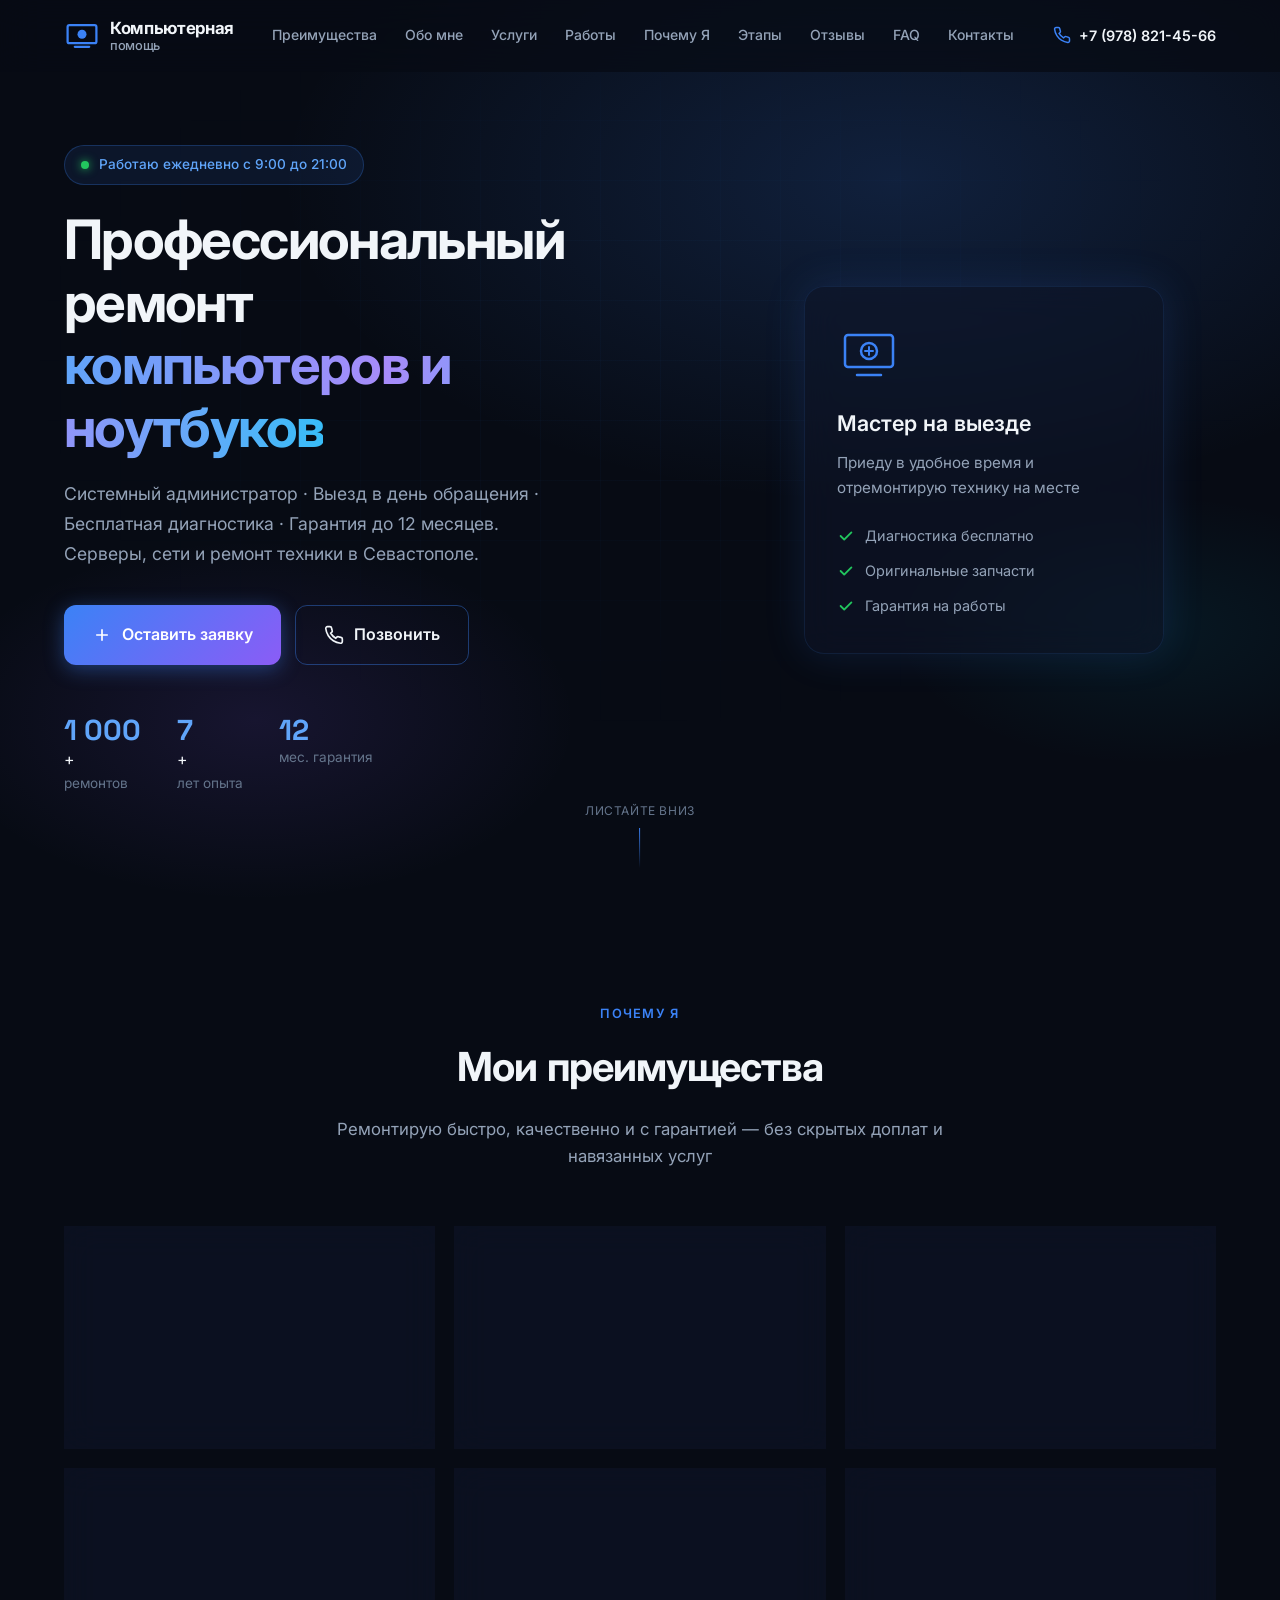
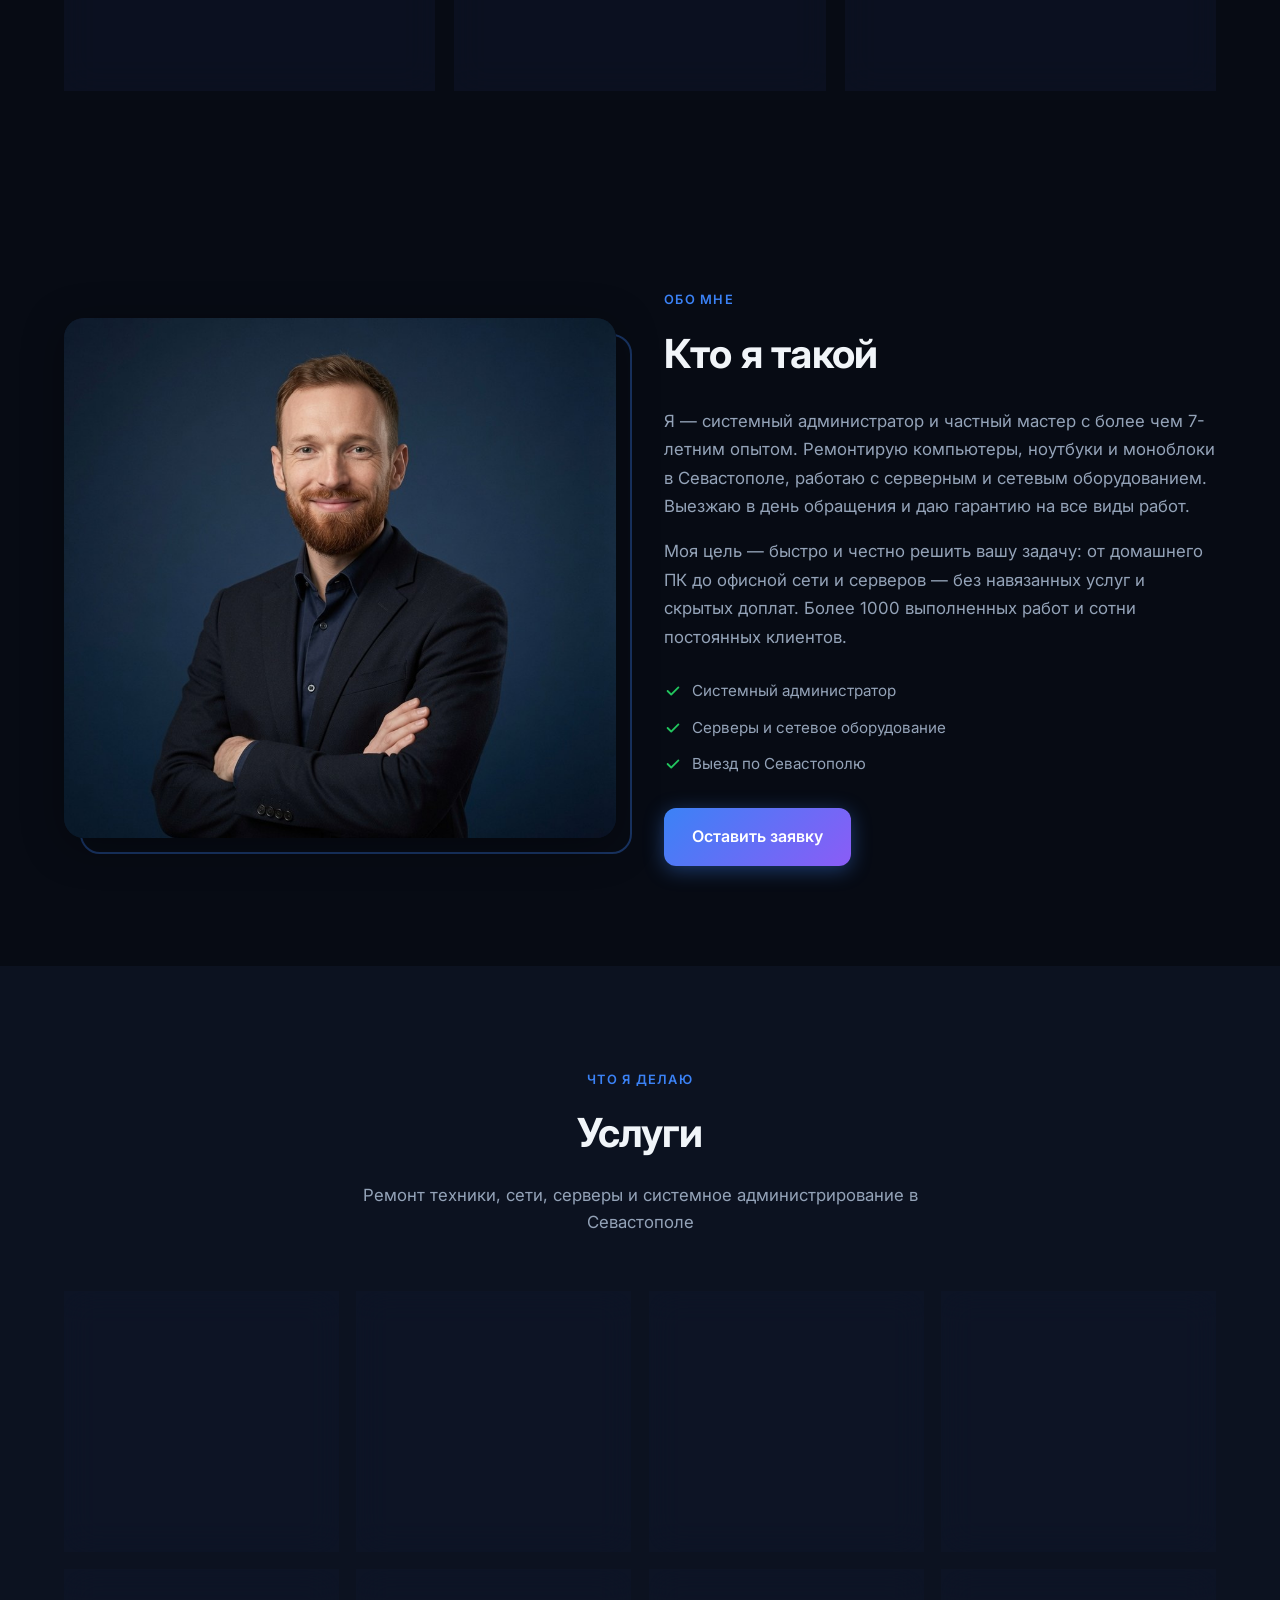
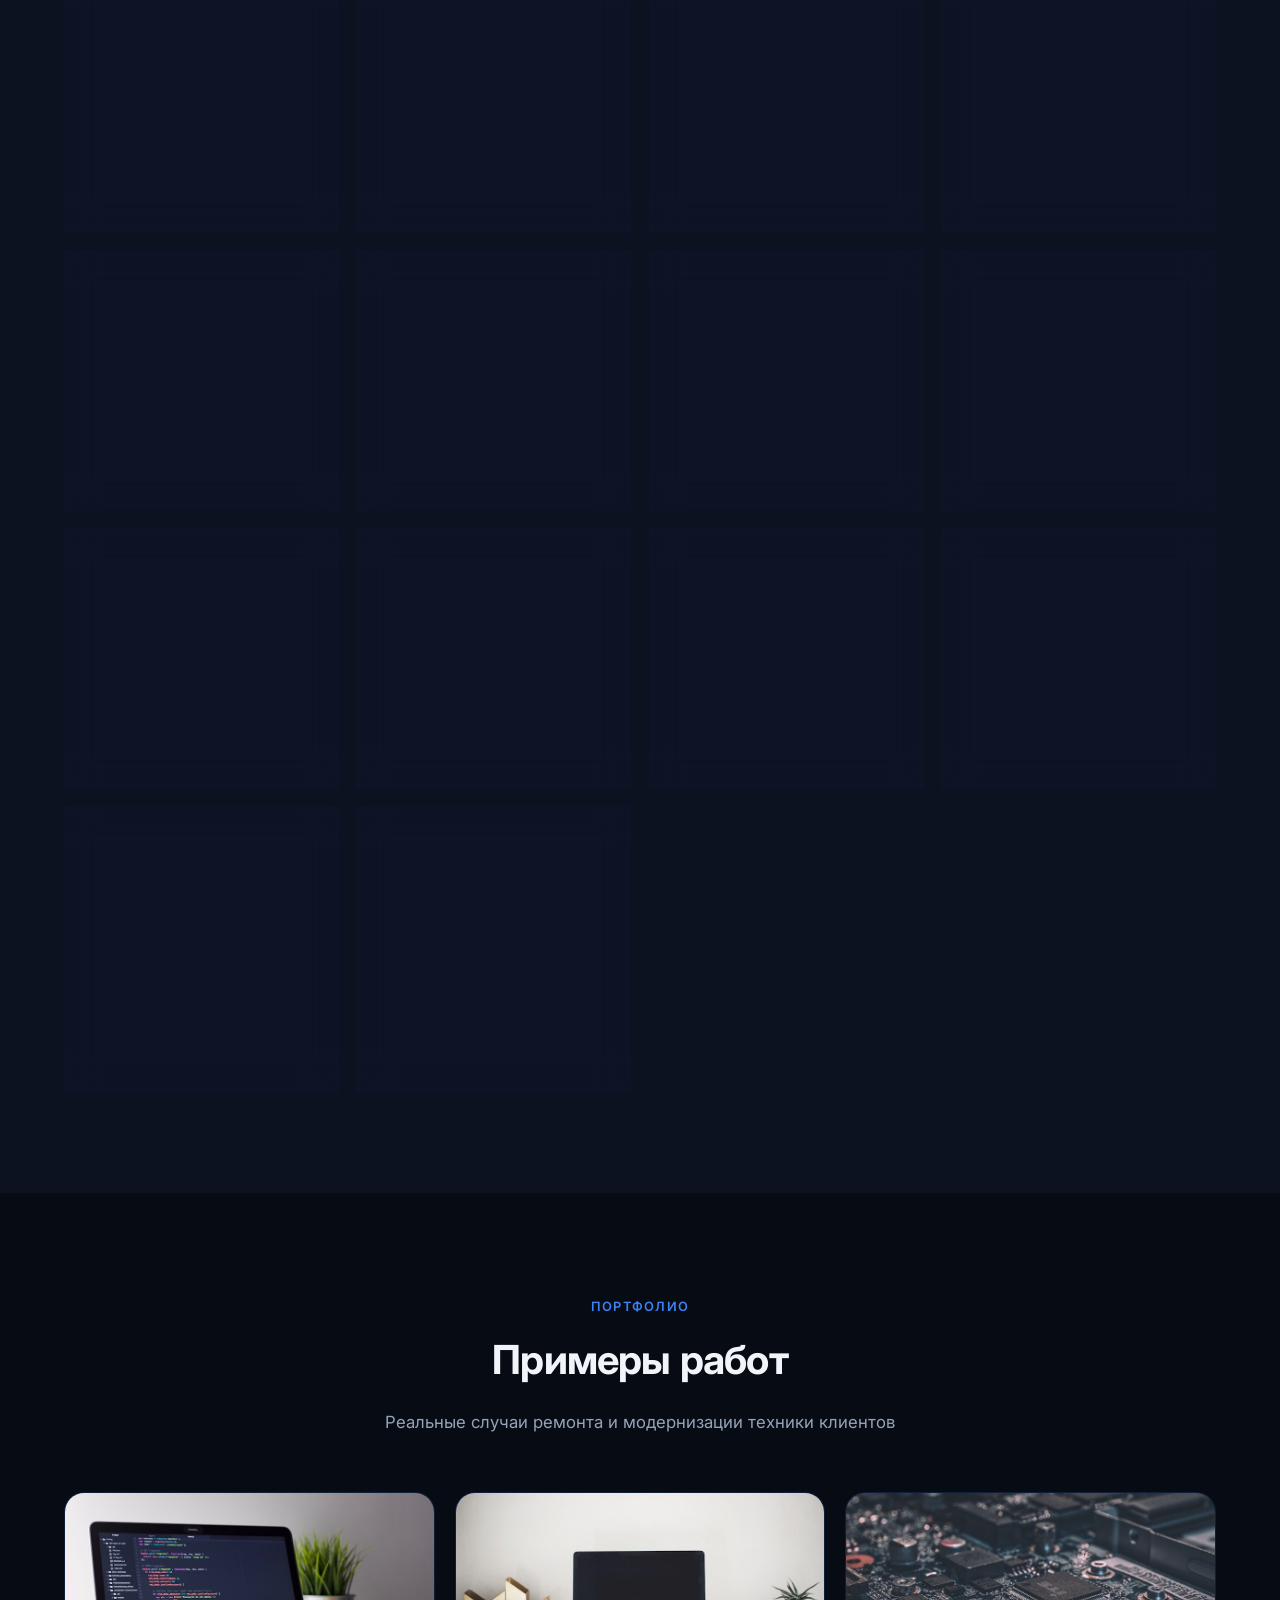
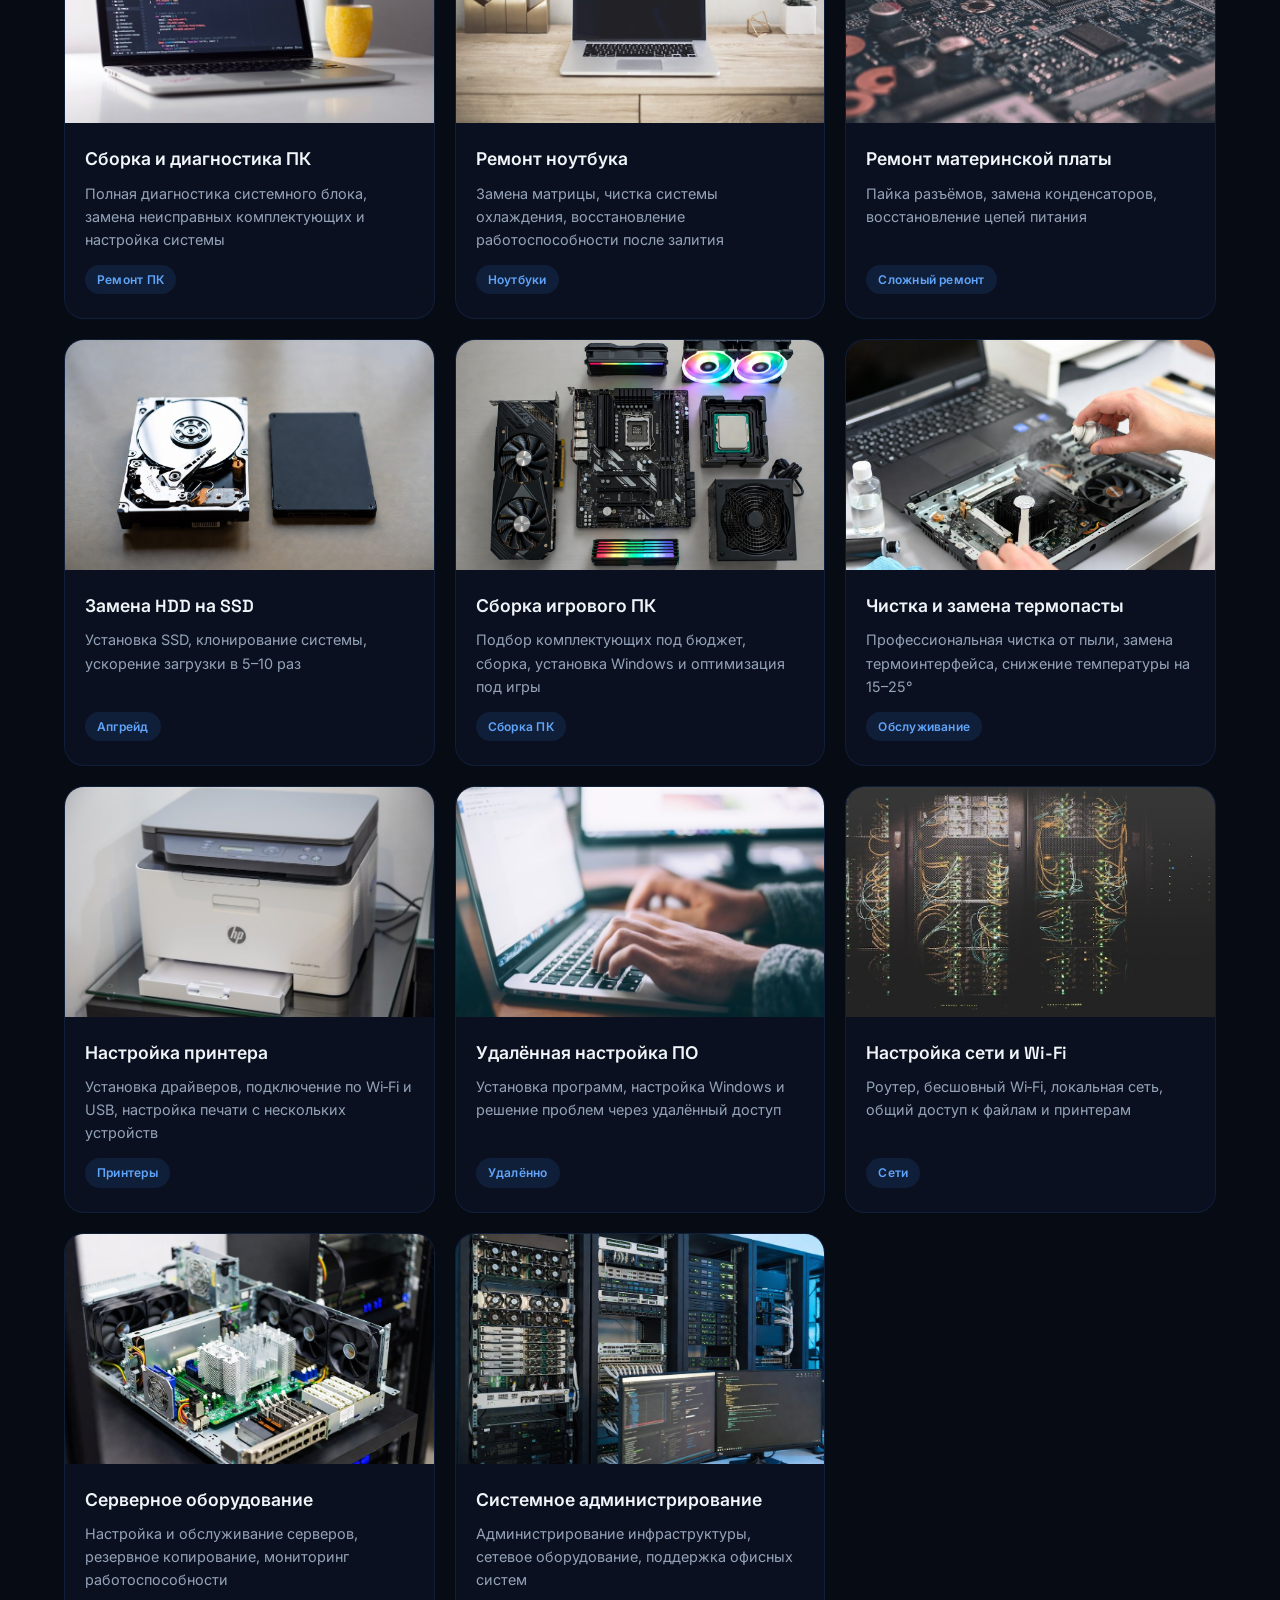
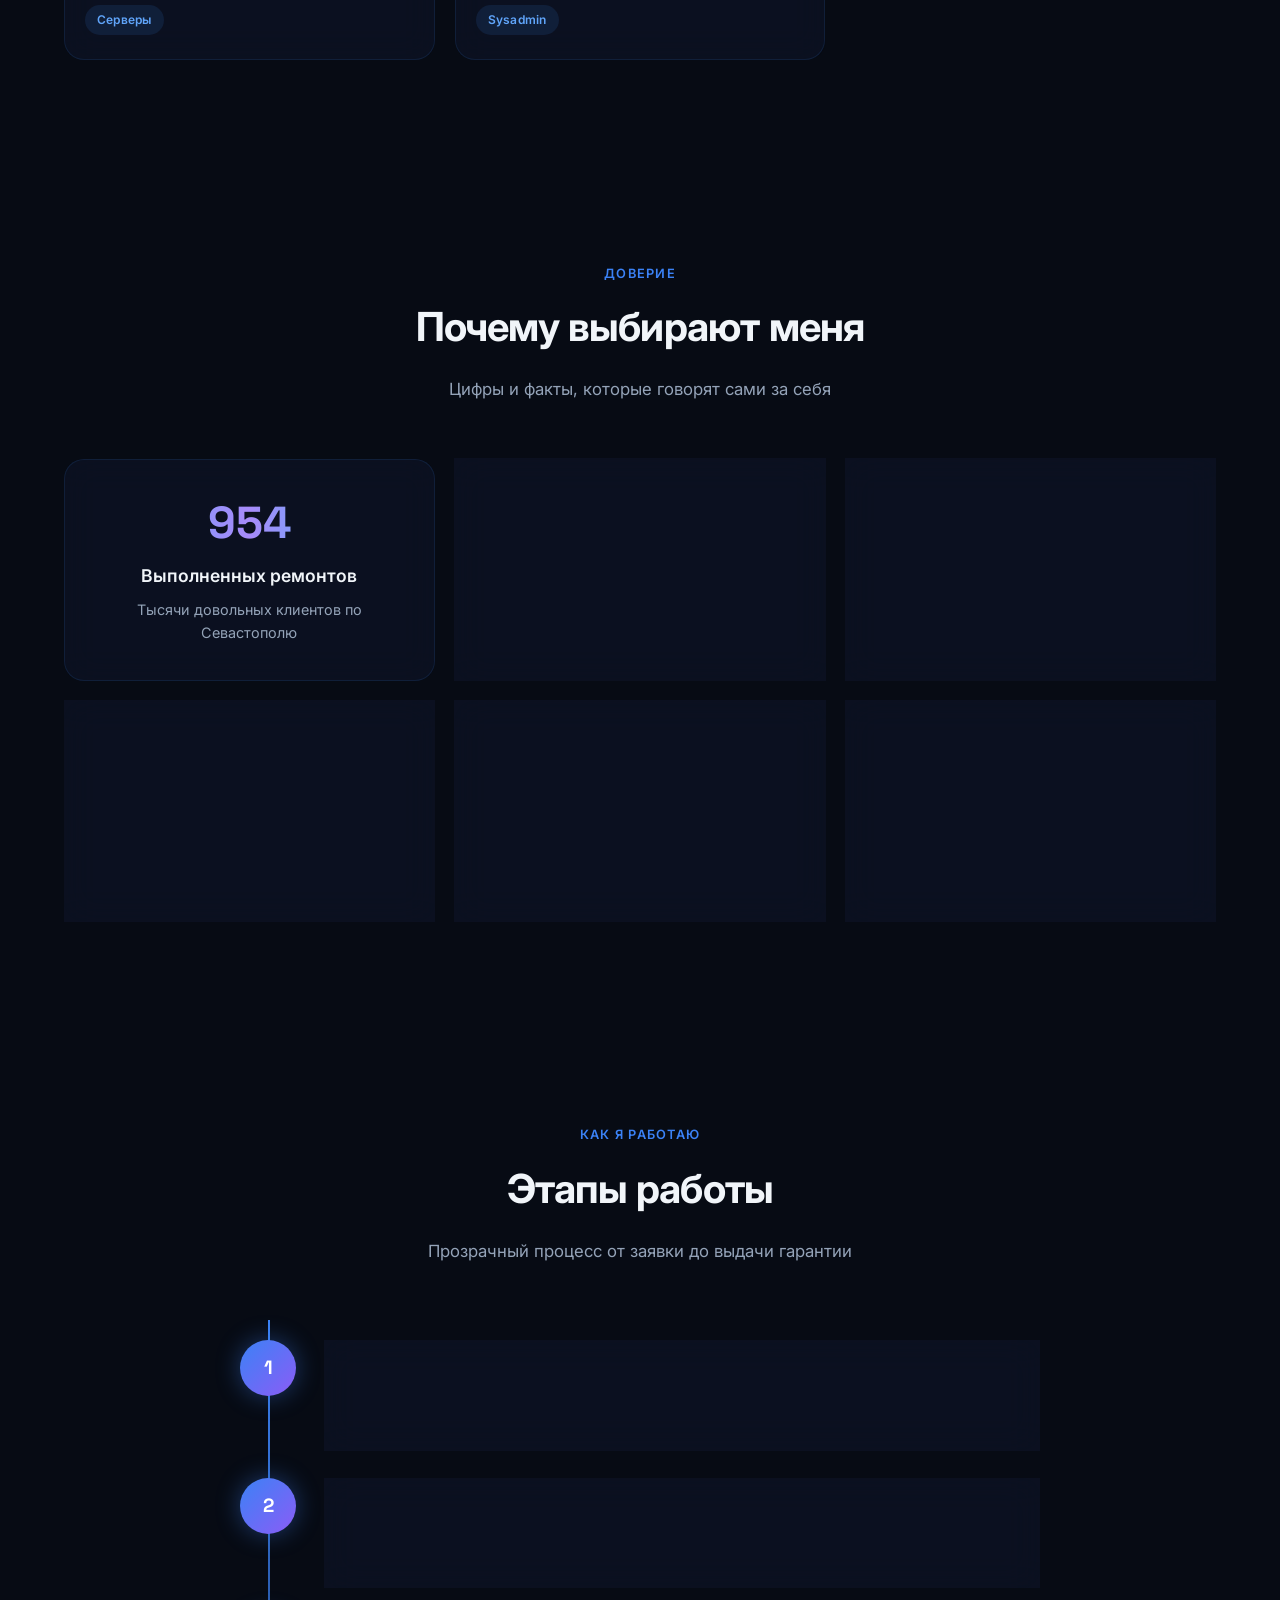
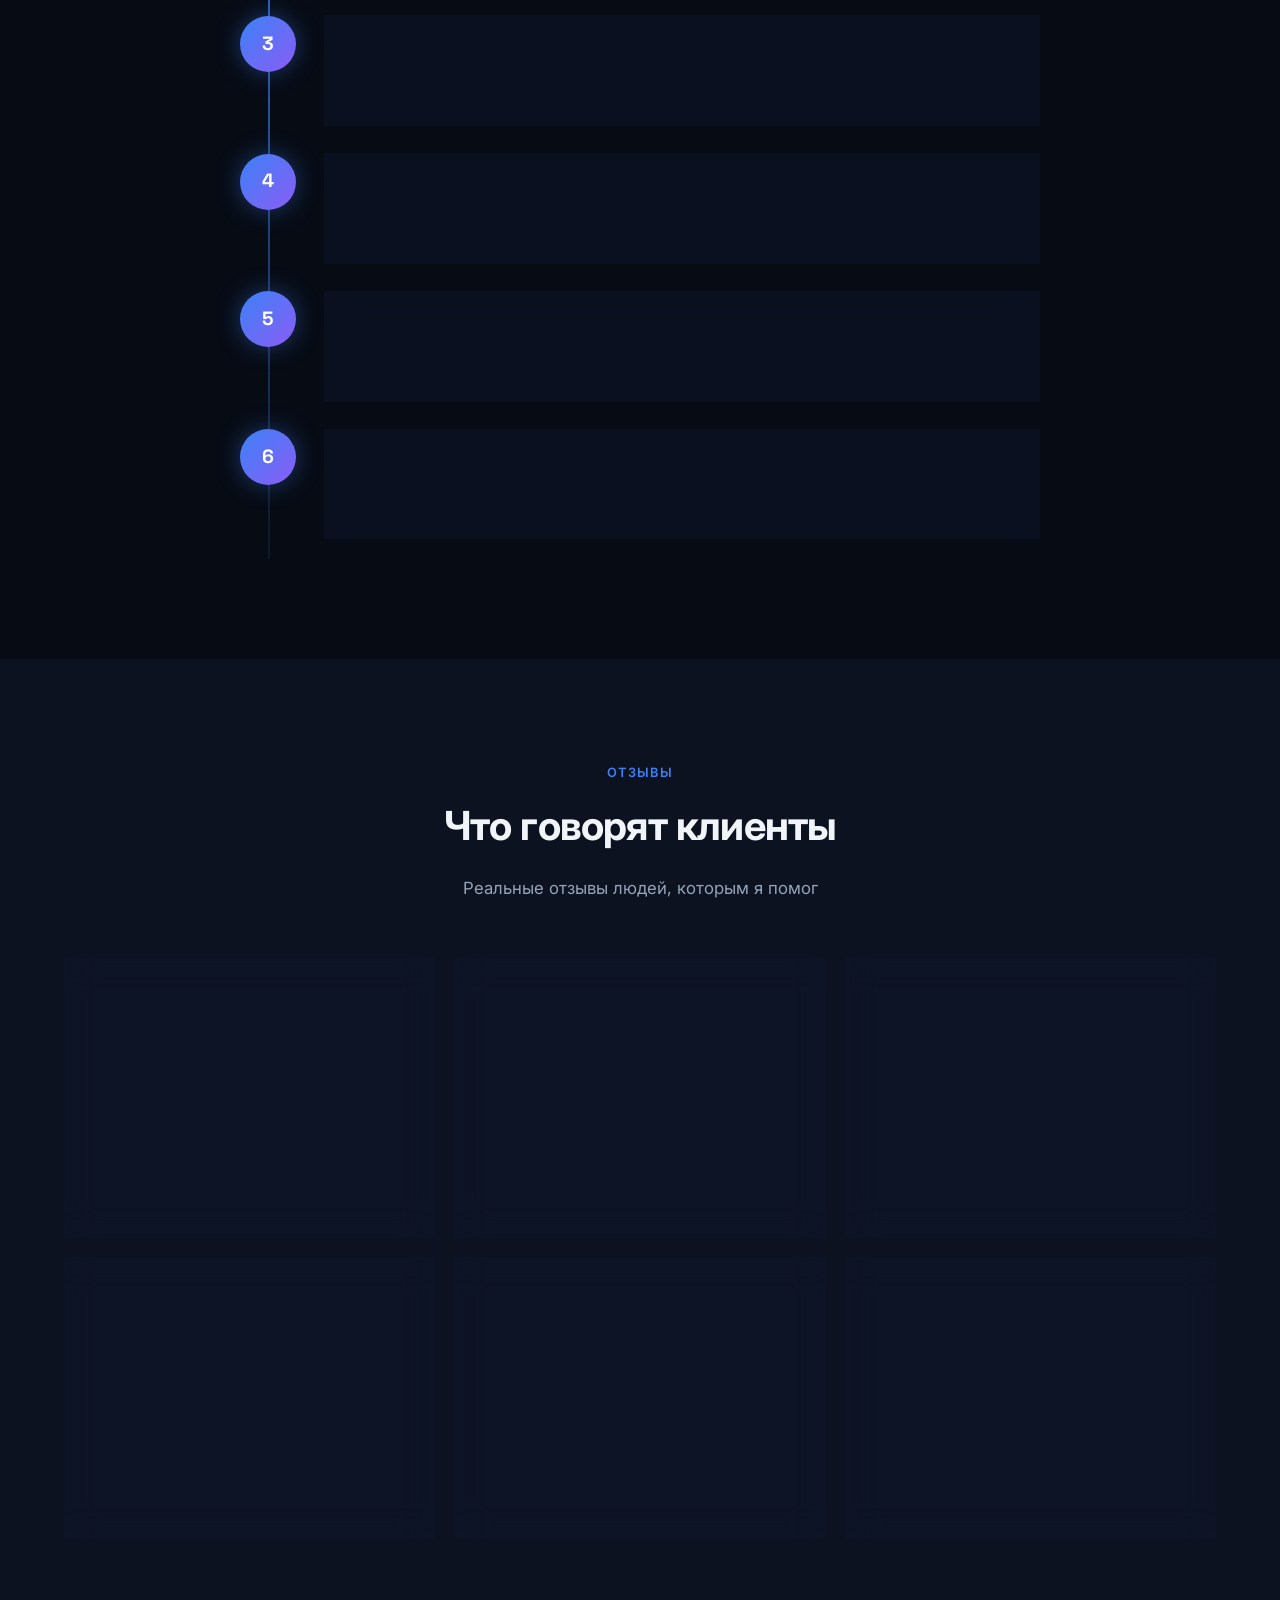
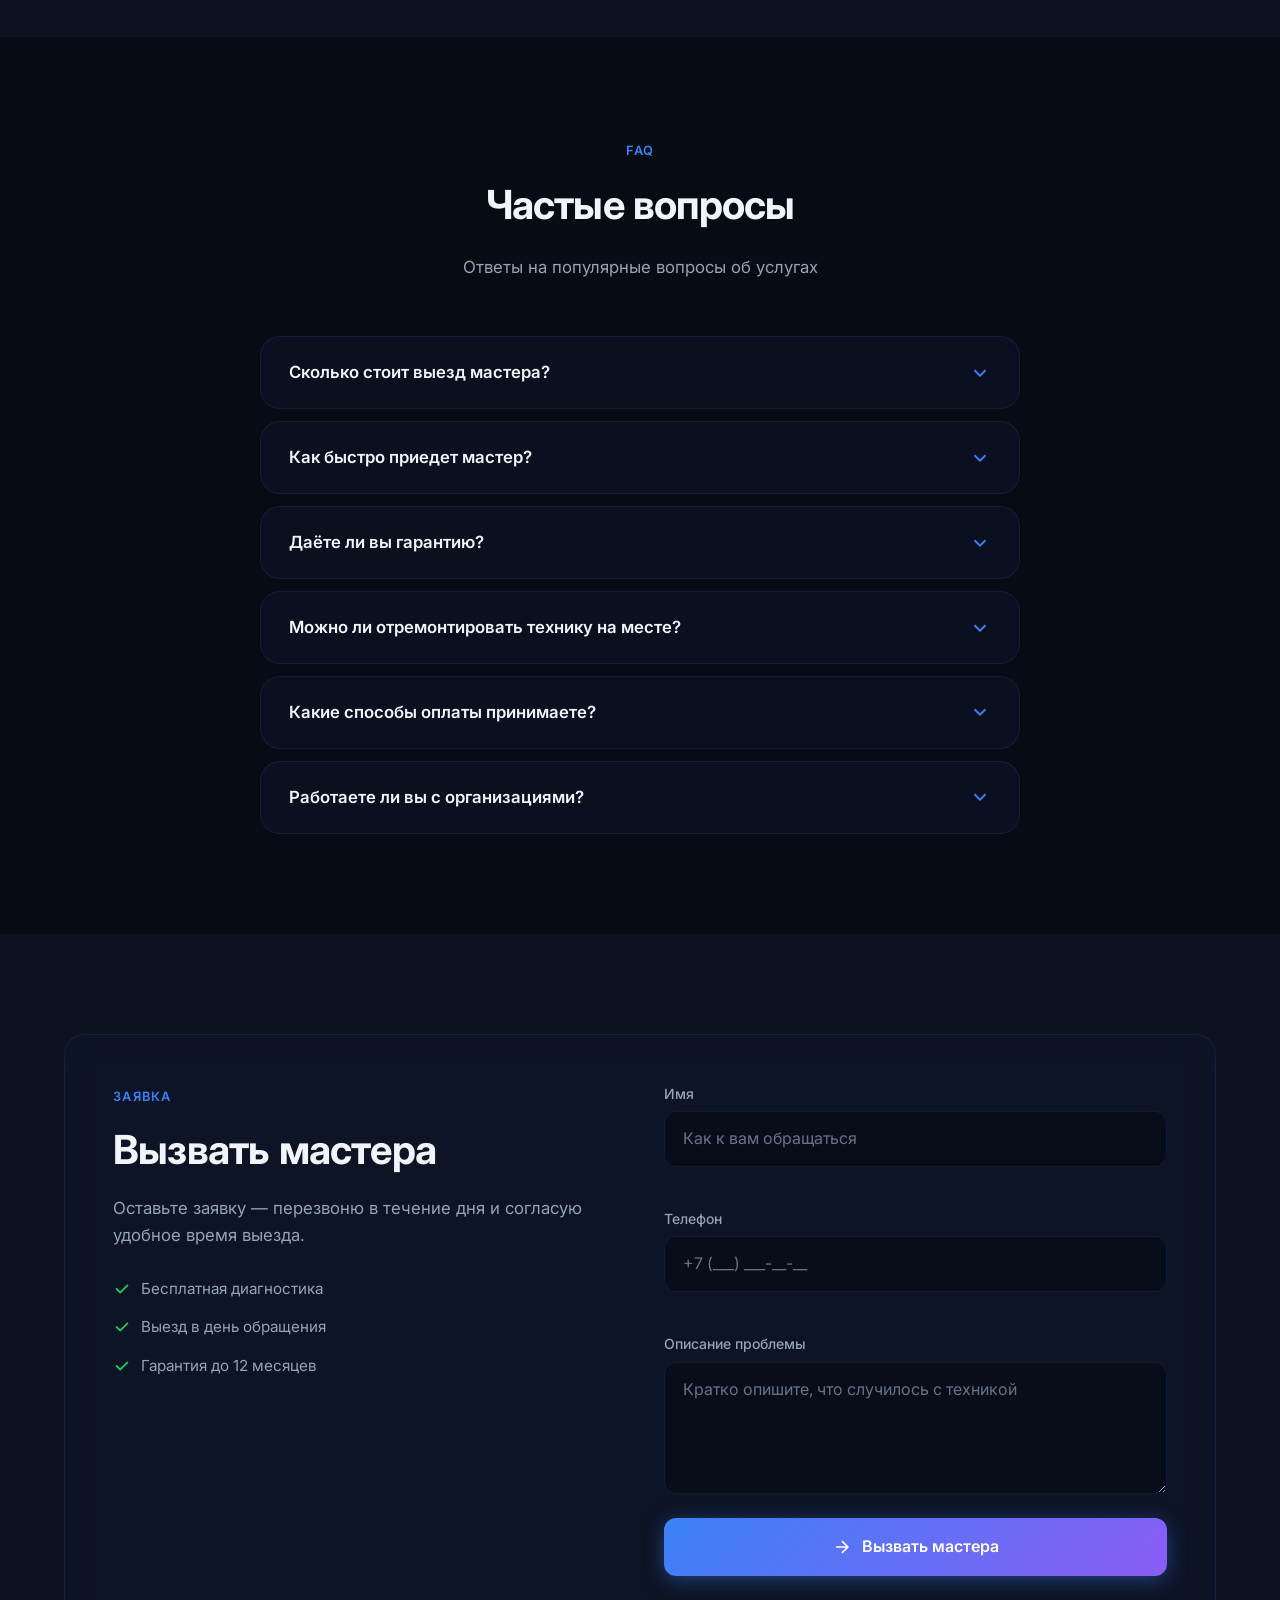
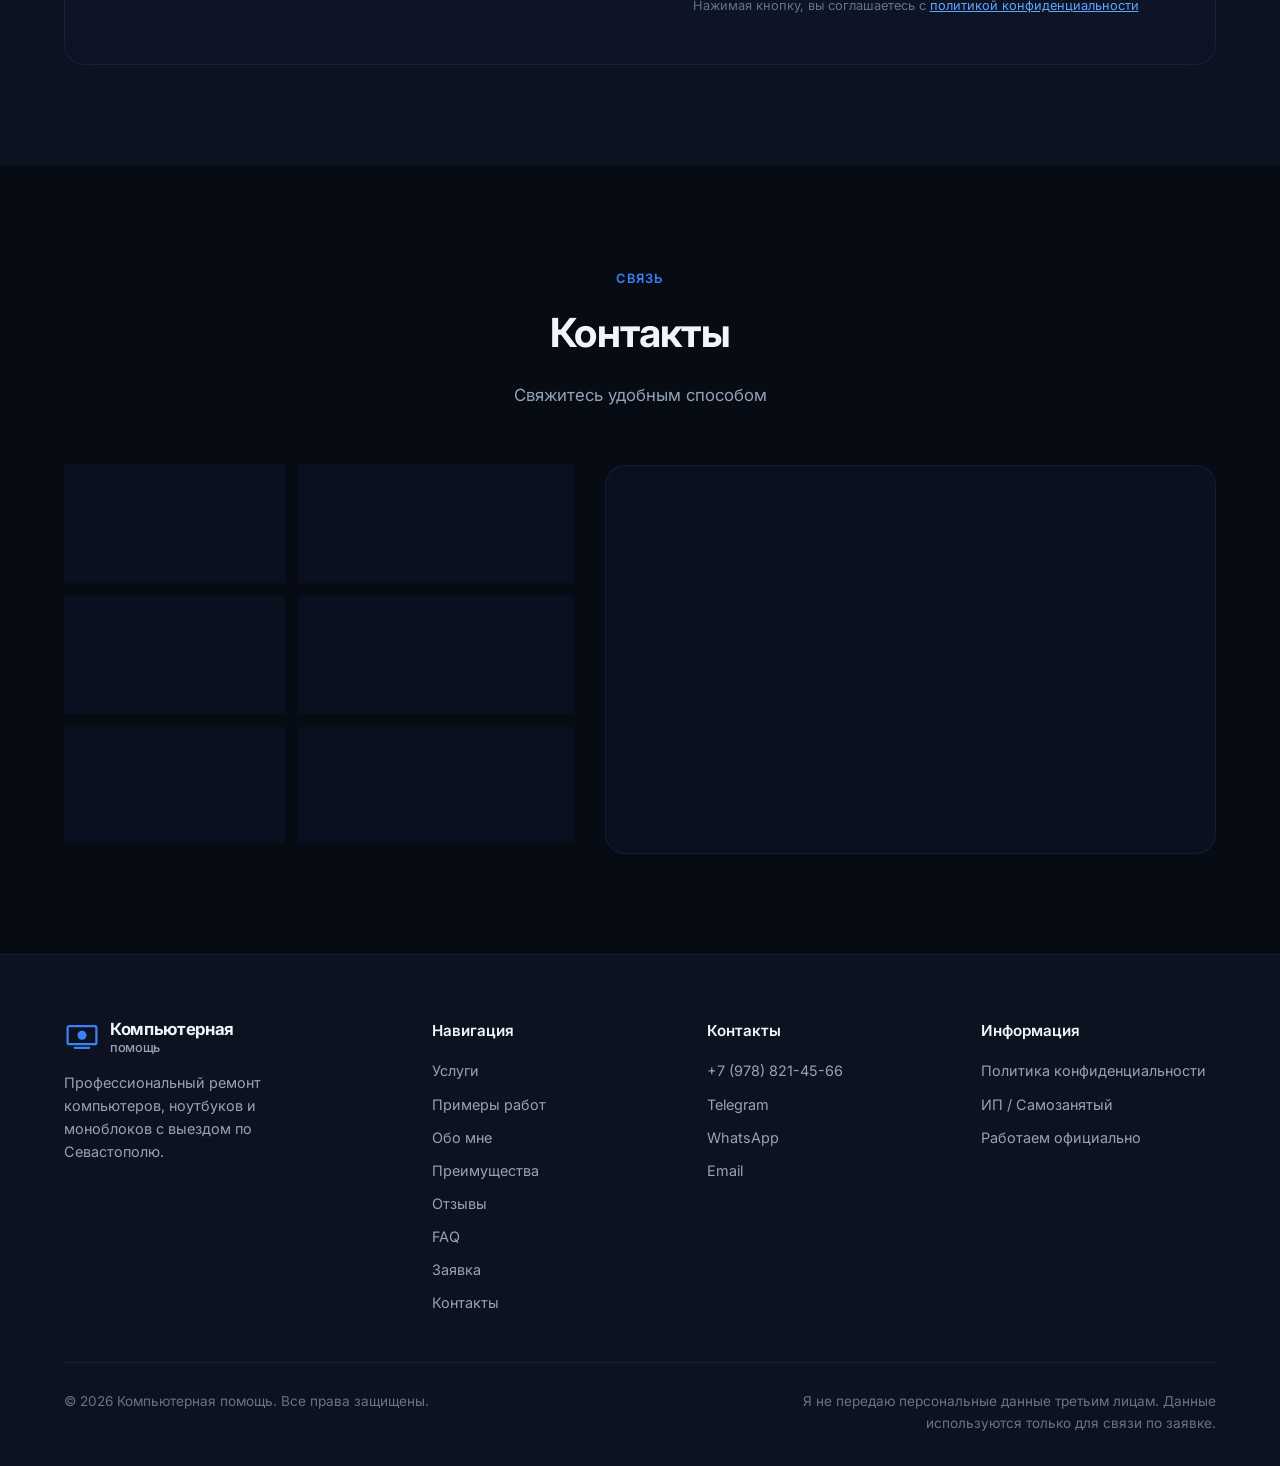
<file: index.html>
<!DOCTYPE html>
<html lang="ru">
<head>
  <meta charset="UTF-8">
  <meta name="viewport" content="width=device-width, initial-scale=1.0">
  <meta http-equiv="X-UA-Compatible" content="IE=edge">
  
  <!-- SEO -->
  <title>Компьютерная помощь — Профессиональный ремонт компьютеров и ноутбуков</title>
  <meta name="description" content="Системный администратор в Севастополе: ремонт ПК и ноутбуков, серверы, сети, сетевое оборудование. Выезд в день обращения, бесплатная диагностика, гарантия до 12 месяцев.">
  <meta name="keywords" content="ремонт компьютеров Севастополь, ремонт ноутбуков, установка Windows, удаление вирусов, настройка принтеров, удалённая помощь, сети, серверы, системный администратор, сетевое оборудование, сборка ПК, компьютерная помощь Севастополь">
  <meta name="author" content="Компьютерная помощь">
  <meta name="robots" content="index, follow">
  <link rel="canonical" href="https://comp-masters.netlify.app/">
  
  <!-- Open Graph -->
  <meta property="og:type" content="website">
  <meta property="og:title" content="Компьютерная помощь — Профессиональный ремонт компьютеров и ноутбуков">
  <meta property="og:description" content="Выезд в день обращения. Бесплатная диагностика. Гарантия до 12 месяцев. Более 10 лет опыта.">
  <meta property="og:url" content="https://comp-masters.netlify.app/">
  <meta property="og:image" content="https://comp-masters.netlify.app/og-image.jpg">
  <meta property="og:locale" content="ru_RU">
  <meta property="og:site_name" content="Компьютерная помощь">
  
  <!-- Twitter Card -->
  <meta name="twitter:card" content="summary_large_image">
  <meta name="twitter:title" content="Компьютерная помощь — Ремонт компьютеров и ноутбуков">
  <meta name="twitter:description" content="Профессиональный ремонт с выездом. Бесплатная диагностика. Гарантия до 12 месяцев.">
  
  <!-- Favicon -->
  <link rel="icon" type="image/svg+xml" href="data:image/svg+xml,%3Csvg xmlns='http://www.w3.org/2000/svg' viewBox='0 0 100 100'%3E%3Crect width='100' height='100' rx='20' fill='%230a0e17'/%3E%3Cpath d='M25 30h50v35H25z' fill='none' stroke='%233b82f6' stroke-width='4'/%3E%3Cpath d='M35 75h30' stroke='%233b82f6' stroke-width='4' stroke-linecap='round'/%3E%3Ccircle cx='50' cy='47' r='8' fill='%233b82f6'/%3E%3C/svg%3E">
  
  <!-- Google Fonts -->
  <link rel="preconnect" href="https://fonts.googleapis.com">
  <link rel="preconnect" href="https://fonts.gstatic.com" crossorigin>
  <link href="https://fonts.googleapis.com/css2?family=Inter:wght@300;400;500;600;700;800&family=Space+Grotesk:wght@500;600;700&display=swap" rel="stylesheet">
  
  <link rel="stylesheet" href="style.css">
  
  <!-- Schema.org -->
  <script type="application/ld+json">
  {
    "@context": "https://schema.org",
    "@type": "LocalBusiness",
    "name": "Компьютерная помощь",
    "description": "Профессиональный ремонт компьютеров, ноутбуков и моноблоков. Выезд по Севастополю, бесплатная диагностика, гарантия до 12 месяцев.",
    "url": "https://comp-masters.netlify.app/",
    "telephone": "+7-978-821-45-66",
    "email": "info@computer-help.example.com",
    "address": {
      "@type": "PostalAddress",
      "streetAddress": "Севастополь",
      "addressLocality": "Севастополь",
      "addressCountry": "RU"
    },
    "geo": {
      "@type": "GeoCoordinates",
      "latitude": "44.6167",
      "longitude": "33.5254"
    },
    "openingHoursSpecification": [
      {
        "@type": "OpeningHoursSpecification",
        "dayOfWeek": ["Monday", "Tuesday", "Wednesday", "Thursday", "Friday", "Saturday", "Sunday"],
        "opens": "09:00",
        "closes": "21:00"
      }
    ],
    "priceRange": "₽₽",
    "image": "https://comp-masters.netlify.app/og-image.jpg",
    "aggregateRating": {
      "@type": "AggregateRating",
      "ratingValue": "4.9",
      "reviewCount": "320"
    },
    "sameAs": [
      "https://t.me/masleonak",
      "https://wa.me/79788214566"
    ]
  }
  </script>
</head>
<body>
  <!-- Header / Navigation -->
  <header class="header" id="header">
    <div class="container header__inner">
      <a href="#hero" class="logo" aria-label="Компьютерная помощь — на главную">
        <svg class="logo__icon" viewBox="0 0 40 40" fill="none" xmlns="http://www.w3.org/2000/svg" aria-hidden="true">
          <rect x="4" y="8" width="32" height="20" rx="2" stroke="currentColor" stroke-width="2.5"/>
          <path d="M12 32h16" stroke="currentColor" stroke-width="2.5" stroke-linecap="round"/>
          <circle cx="20" cy="18" r="5" fill="currentColor"/>
        </svg>
        <span class="logo__text">Компьютерная<span>помощь</span></span>
      </a>
      
      <nav class="nav" id="nav" aria-label="Основная навигация">
        <ul class="nav__list">
          <li><a href="#advantages" class="nav__link">Преимущества</a></li>
          <li><a href="#about" class="nav__link">Обо&nbsp;мне</a></li>
          <li><a href="#services" class="nav__link">Услуги</a></li>
          <li><a href="#works" class="nav__link">Работы</a></li>
          <li><a href="#why-us" class="nav__link">Почему&nbsp;Я</a></li>
          <li><a href="#steps" class="nav__link">Этапы</a></li>
          <li><a href="#reviews" class="nav__link">Отзывы</a></li>
          <li><a href="#faq" class="nav__link">FAQ</a></li>
          <li><a href="#contacts" class="nav__link">Контакты</a></li>
        </ul>
      </nav>
      
      <div class="header__actions">
        <a href="tel:+79788214566" class="header__phone">
          <svg viewBox="0 0 24 24" fill="none" stroke="currentColor" stroke-width="2" aria-hidden="true">
            <path d="M22 16.92v3a2 2 0 01-2.18 2 19.79 19.79 0 01-8.63-3.07 19.5 19.5 0 01-6-6 19.79 19.79 0 01-3.07-8.67A2 2 0 014.11 2h3a2 2 0 012 1.72c.127.96.361 1.903.7 2.81a2 2 0 01-.45 2.11L8.09 9.91a16 16 0 006 6l1.27-1.27a2 2 0 012.11-.45c.907.339 1.85.573 2.81.7A2 2 0 0122 16.92z"/>
          </svg>
          <span>+7 (978) 821-45-66</span>
        </a>
        <a href="#form" class="btn btn--primary btn--sm header__cta">Оставить заявку</a>
        <button class="burger" id="burger" aria-label="Открыть меню" aria-expanded="false" aria-controls="nav">
          <span></span><span></span><span></span>
        </button>
      </div>
    </div>
  </header>

  <main>
    <!-- Hero -->
    <section class="hero" id="hero">
      <div class="hero__bg" aria-hidden="true">
        <div class="hero__gradient"></div>
        <div class="hero__grid"></div>
      </div>
      <div class="container hero__content">
        <div class="hero__text">
          <p class="hero__badge animate-on-scroll">
            <span class="hero__badge-dot"></span>
            Работаю ежедневно с 9:00 до 21:00
          </p>
          <h1 class="hero__title animate-on-scroll">
            Профессиональный ремонт<br>
            <span class="text-gradient">компьютеров и ноутбуков</span>
          </h1>
          <p class="hero__subtitle animate-on-scroll">
            Системный администратор · Выезд в день обращения · Бесплатная диагностика · Гарантия до 12 месяцев.
            Серверы, сети и ремонт техники в Севастополе.
          </p>
          <div class="hero__buttons animate-on-scroll">
            <a href="#form" class="btn btn--primary btn--lg">
              <svg viewBox="0 0 24 24" fill="none" stroke="currentColor" stroke-width="2" aria-hidden="true">
                <path d="M12 5v14M5 12h14"/>
              </svg>
              Оставить заявку
            </a>
            <a href="tel:+79788214566" class="btn btn--outline btn--lg">
              <svg viewBox="0 0 24 24" fill="none" stroke="currentColor" stroke-width="2" aria-hidden="true">
                <path d="M22 16.92v3a2 2 0 01-2.18 2 19.79 19.79 0 01-8.63-3.07 19.5 19.5 0 01-6-6 19.79 19.79 0 01-3.07-8.67A2 2 0 014.11 2h3a2 2 0 012 1.72c.127.96.361 1.903.7 2.81a2 2 0 01-.45 2.11L8.09 9.91a16 16 0 006 6l1.27-1.27a2 2 0 012.11-.45c.907.339 1.85.573 2.81.7A2 2 0 0122 16.92z"/>
              </svg>
              Позвонить
            </a>
          </div>
          <div class="hero__stats animate-on-scroll">
            <div class="hero__stat">
              <span class="hero__stat-num" data-count="1000">0</span>+
              <span class="hero__stat-label">ремонтов</span>
            </div>
            <div class="hero__stat">
              <span class="hero__stat-num" data-count="7">0</span>+
              <span class="hero__stat-label">лет опыта</span>
            </div>
            <div class="hero__stat">
              <span class="hero__stat-num" data-count="12">0</span>
              <span class="hero__stat-label">мес. гарантия</span>
            </div>
          </div>
        </div>
        <div class="hero__visual animate-on-scroll">
          <div class="hero__card glass">
            <div class="hero__card-icon">
              <svg viewBox="0 0 64 64" fill="none" xmlns="http://www.w3.org/2000/svg" aria-hidden="true">
                <rect x="8" y="12" width="48" height="32" rx="3" stroke="currentColor" stroke-width="2.5"/>
                <path d="M20 52h24" stroke="currentColor" stroke-width="2.5" stroke-linecap="round"/>
                <circle cx="32" cy="28" r="8" stroke="currentColor" stroke-width="2.5"/>
                <path d="M32 24v8M28 28h8" stroke="currentColor" stroke-width="2" stroke-linecap="round"/>
              </svg>
            </div>
            <h3>Мастер на выезде</h3>
            <p>Приеду в удобное время и отремонтирую технику на месте</p>
            <ul class="hero__card-list">
              <li>
                <svg viewBox="0 0 20 20" fill="currentColor" aria-hidden="true"><path d="M16.707 5.293a1 1 0 010 1.414l-8 8a1 1 0 01-1.414 0l-4-4a1 1 0 011.414-1.414L8 12.586l7.293-7.293a1 1 0 011.414 0z"/></svg>
                Диагностика бесплатно
              </li>
              <li>
                <svg viewBox="0 0 20 20" fill="currentColor" aria-hidden="true"><path d="M16.707 5.293a1 1 0 010 1.414l-8 8a1 1 0 01-1.414 0l-4-4a1 1 0 011.414-1.414L8 12.586l7.293-7.293a1 1 0 011.414 0z"/></svg>
                Оригинальные запчасти
              </li>
              <li>
                <svg viewBox="0 0 20 20" fill="currentColor" aria-hidden="true"><path d="M16.707 5.293a1 1 0 010 1.414l-8 8a1 1 0 01-1.414 0l-4-4a1 1 0 011.414-1.414L8 12.586l7.293-7.293a1 1 0 011.414 0z"/></svg>
                Гарантия на работы
              </li>
            </ul>
          </div>
        </div>
      </div>
      <div class="hero__scroll" aria-hidden="true">
        <span>Листайте вниз</span>
        <div class="hero__scroll-line"></div>
      </div>
    </section>

    <!-- Advantages -->
    <section class="section advantages" id="advantages">
      <div class="container">
        <div class="section__header animate-on-scroll">
          <span class="section__label">Почему Я</span>
          <h2 class="section__title">Мои преимущества</h2>
          <p class="section__desc">Ремонтирую быстро, качественно и с гарантией — без скрытых доплат и навязанных услуг</p>
        </div>
        <div class="advantages__grid">
          <article class="advantage-card glass animate-on-scroll">
            <div class="advantage-card__icon">
              <svg viewBox="0 0 48 48" fill="none" stroke="currentColor" stroke-width="2" aria-hidden="true">
                <circle cx="24" cy="24" r="18"/>
                <path d="M24 12v12l8 4" stroke-linecap="round"/>
              </svg>
            </div>
            <h3>Выезд в день обращения</h3>
            <p>Приеду в удобное для вас время </p>
          </article>
          <article class="advantage-card glass animate-on-scroll">
            <div class="advantage-card__icon">
              <svg viewBox="0 0 48 48" fill="none" stroke="currentColor" stroke-width="2" aria-hidden="true">
                <path d="M24 8l3.5 10.5H38l-8.5 6.5 3.5 10.5L24 29l-9 6.5 3.5-10.5L10 18.5h10.5L24 8z"/>
              </svg>
            </div>
            <h3>Бесплатная диагностика</h3>
            <p>Определим причину неисправности бесплатно и без обязательств</p>
          </article>
          <article class="advantage-card glass animate-on-scroll">
            <div class="advantage-card__icon">
              <svg viewBox="0 0 48 48" fill="none" stroke="currentColor" stroke-width="2" aria-hidden="true">
                <path d="M24 6v4M24 38v4M6 24h4M38 24h4"/>
                <circle cx="24" cy="24" r="12"/>
                <path d="M18 24h12" stroke-linecap="round"/>
              </svg>
            </div>
            <h3>Гарантия до 12 месяцев</h3>
            <p>Официальная гарантия на все виды работ и комплектующие</p>
          </article>
          <article class="advantage-card glass animate-on-scroll">
            <div class="advantage-card__icon">
              <svg viewBox="0 0 48 48" fill="none" stroke="currentColor" stroke-width="2" aria-hidden="true">
                <path d="M12 36V16a4 4 0 014-4h16a4 4 0 014 4v20"/>
                <path d="M8 36h32" stroke-linecap="round"/>
                <circle cx="24" cy="24" r="4"/>
              </svg>
            </div>
            <h3>Более 7 лет опыта</h3>
            <p>Тысячи успешно отремонтированных устройств любой сложности</p>
          </article>
          <article class="advantage-card glass animate-on-scroll">
            <div class="advantage-card__icon">
              <svg viewBox="0 0 48 48" fill="none" stroke="currentColor" stroke-width="2" aria-hidden="true">
                <rect x="8" y="12" width="32" height="28" rx="3"/>
                <path d="M16 8v8M32 8v8M8 22h32"/>
              </svg>
            </div>
            <h3>Работаем без выходных</h3>
            <p>Принимаю заявки и выезжаю 7 дней в неделю с 9:00 до 21:00</p>
          </article>
          <article class="advantage-card glass animate-on-scroll">
            <div class="advantage-card__icon">
              <svg viewBox="0 0 48 48" fill="none" stroke="currentColor" stroke-width="2" aria-hidden="true">
                <path d="M24 8l4 12h12l-10 8 4 12-10-8-10 8 4-12-10-8h12z"/>
              </svg>
            </div>
            <h3>Оригинальные комплектующие</h3>
            <p>Использую только качественные и оригинальные запчасти</p>
          </article>
        </div>
      </div>
    </section>

    <!-- About -->
    <section class="section about" id="about">
      <div class="container">
        <div class="about__grid">
          <div class="about__photo-wrap animate-on-scroll">
            <img
              src="images/about.jpg"
              alt="Системный администратор — Севастополь"
              class="about__photo"
              loading="lazy"
              width="800"
              height="450"
            >
            <div class="about__photo-frame" aria-hidden="true"></div>
          </div>
          <div class="about__content animate-on-scroll">
            <span class="section__label">Обо мне</span>
            <h2 class="section__title">Кто я такой</h2>
            <p class="about__text">
              Я — системный администратор и частный мастер с более чем 7-летним
              опытом. Ремонтирую компьютеры, ноутбуки и моноблоки в Севастополе,
              работаю с серверным и сетевым оборудованием. Выезжаю в день обращения
              и даю гарантию на все виды работ.
            </p>
            <p class="about__text">
              Моя цель — быстро и честно решить вашу задачу: от домашнего ПК
              до офисной сети и серверов — без навязанных услуг и скрытых доплат.
              Более 1000 выполненных работ и сотни постоянных клиентов.
            </p>
            <ul class="about__list">
              <li>
                <svg viewBox="0 0 20 20" fill="currentColor" aria-hidden="true"><path d="M16.707 5.293a1 1 0 010 1.414l-8 8a1 1 0 01-1.414 0l-4-4a1 1 0 011.414-1.414L8 12.586l7.293-7.293a1 1 0 011.414 0z"/></svg>
                Системный администратор
              </li>
              <li>
                <svg viewBox="0 0 20 20" fill="currentColor" aria-hidden="true"><path d="M16.707 5.293a1 1 0 010 1.414l-8 8a1 1 0 01-1.414 0l-4-4a1 1 0 011.414-1.414L8 12.586l7.293-7.293a1 1 0 011.414 0z"/></svg>
                Серверы и сетевое оборудование
              </li>
              <li>
                <svg viewBox="0 0 20 20" fill="currentColor" aria-hidden="true"><path d="M16.707 5.293a1 1 0 010 1.414l-8 8a1 1 0 01-1.414 0l-4-4a1 1 0 011.414-1.414L8 12.586l7.293-7.293a1 1 0 011.414 0z"/></svg>
                Выезд по Севастополю
              </li>
            </ul>
            <a href="#form" class="btn btn--primary btn--lg about__cta">Оставить заявку</a>
          </div>
        </div>
      </div>
    </section>

    <!-- Services -->
    <section class="section services" id="services">
      <div class="container">
        <div class="section__header animate-on-scroll">
          <span class="section__label">Что я делаю</span>
          <h2 class="section__title">Услуги</h2>
          <p class="section__desc">Ремонт техники, сети, серверы и системное администрирование в Севастополе</p>
        </div>
        <div class="services__grid">
          <article class="service-card glass animate-on-scroll">
            <div class="service-card__icon">
              <svg viewBox="0 0 40 40" fill="none" stroke="currentColor" stroke-width="1.8" aria-hidden="true">
                <rect x="6" y="8" width="28" height="18" rx="2"/>
                <path d="M14 32h12M20 26v6"/>
              </svg>
            </div>
            <h3>Ремонт компьютеров</h3>
            <p>Диагностика и устранение любых неисправностей ПК</p>
            <span class="service-card__price">от 500 ₽</span>
          </article>
          <article class="service-card glass animate-on-scroll">
            <div class="service-card__icon">
              <svg viewBox="0 0 40 40" fill="none" stroke="currentColor" stroke-width="1.8" aria-hidden="true">
                <rect x="4" y="10" width="32" height="20" rx="2"/>
                <path d="M12 30h16"/>
              </svg>
            </div>
            <h3>Ремонт ноутбуков</h3>
            <p>Замена экранов, клавиатур, разъёмов, материнских плат</p>
            <span class="service-card__price">от 800 ₽</span>
          </article>
          <article class="service-card glass animate-on-scroll">
            <div class="service-card__icon">
              <svg viewBox="0 0 40 40" fill="none" stroke="currentColor" stroke-width="1.8" aria-hidden="true">
                <rect x="8" y="6" width="24" height="28" rx="2"/>
                <path d="M14 12h12M14 18h12M14 24h8"/>
              </svg>
            </div>
            <h3>Установка Windows</h3>
            <p>Чистая установка Windows 10/11 с драйверами и настройкой</p>
            <span class="service-card__price">от 1 000 ₽</span>
          </article>
          <article class="service-card glass animate-on-scroll">
            <div class="service-card__icon">
              <svg viewBox="0 0 40 40" fill="none" stroke="currentColor" stroke-width="1.8" aria-hidden="true">
                <circle cx="20" cy="20" r="12"/>
                <path d="M20 14v6l4 2"/>
              </svg>
            </div>
            <h3>Настройка Windows</h3>
            <p>Оптимизация, ускорение, настройка под ваши задачи</p>
            <span class="service-card__price">от 700 ₽</span>
          </article>
          <article class="service-card glass animate-on-scroll">
            <div class="service-card__icon">
              <svg viewBox="0 0 40 40" fill="none" stroke="currentColor" stroke-width="1.8" aria-hidden="true">
                <path d="M20 8c-6.6 0-12 5.4-12 12 0 4.4 2.4 8.2 6 10.2V34h12v-3.8c3.6-2 6-5.8 6-10.2 0-6.6-5.4-12-12-12z"/>
                <path d="M16 34h8"/>
              </svg>
            </div>
            <h3>Удаление вирусов</h3>
            <p>Полная очистка от вредоносного ПО и защита системы</p>
            <span class="service-card__price">от 800 ₽</span>
          </article>
          <article class="service-card glass animate-on-scroll">
            <div class="service-card__icon">
              <svg viewBox="0 0 40 40" fill="none" stroke="currentColor" stroke-width="1.8" aria-hidden="true">
                <path d="M10 28c0-6 4-10 10-10s10 4 10 10"/>
                <circle cx="20" cy="14" r="4"/>
                <path d="M8 32h24"/>
              </svg>
            </div>
            <h3>Чистка системы охлаждения</h3>
            <p>Удаление пыли, профилактика перегрева</p>
            <span class="service-card__price">от 1 200 ₽</span>
          </article>
          <article class="service-card glass animate-on-scroll">
            <div class="service-card__icon">
              <svg viewBox="0 0 40 40" fill="none" stroke="currentColor" stroke-width="1.8" aria-hidden="true">
                <rect x="10" y="10" width="20" height="20" rx="2"/>
                <path d="M16 16h8v8h-8z"/>
              </svg>
            </div>
            <h3>Замена термопасты</h3>
            <p>Качественная термопаста для стабильной работы процессора</p>
            <span class="service-card__price">от 600 ₽</span>
          </article>
          <article class="service-card glass animate-on-scroll">
            <div class="service-card__icon">
              <svg viewBox="0 0 40 40" fill="none" stroke="currentColor" stroke-width="1.8" aria-hidden="true">
                <rect x="8" y="12" width="24" height="16" rx="2"/>
                <path d="M12 20h16"/>
              </svg>
            </div>
            <h3>Замена SSD / HDD</h3>
            <p>Установка и клонирование накопителей, ускорение системы</p>
            <span class="service-card__price">от 500 ₽</span>
          </article>
          <article class="service-card glass animate-on-scroll">
            <div class="service-card__icon">
              <svg viewBox="0 0 40 40" fill="none" stroke="currentColor" stroke-width="1.8" aria-hidden="true">
                <path d="M12 10h16l4 8v12H8V18l4-8z"/>
                <path d="M16 28v4M24 28v4"/>
              </svg>
            </div>
            <h3>Установка программ</h3>
            <p>Офис, антивирусы, графические и специализированные пакеты</p>
            <span class="service-card__price">от 300 ₽</span>
          </article>
          <article class="service-card glass animate-on-scroll">
            <div class="service-card__icon">
              <svg viewBox="0 0 40 40" fill="none" stroke="currentColor" stroke-width="1.8" aria-hidden="true">
                <path d="M8 28c0-6.6 5.4-12 12-12s12 5.4 12 12"/>
                <circle cx="20" cy="12" r="4"/>
                <path d="M6 32h28"/>
              </svg>
            </div>
            <h3>Настройка интернета</h3>
            <p>Роутеры, Wi-Fi, сетевые принтеры и подключения</p>
            <span class="service-card__price">от 500 ₽</span>
          </article>
          <article class="service-card glass animate-on-scroll">
            <div class="service-card__icon">
              <svg viewBox="0 0 40 40" fill="none" stroke="currentColor" stroke-width="1.8" aria-hidden="true">
                <rect x="6" y="10" width="28" height="20" rx="2"/>
                <path d="M14 30h12"/>
                <circle cx="20" cy="20" r="5"/>
              </svg>
            </div>
            <h3>Сборка игровых ПК</h3>
            <p>Подбор комплектующих и сборка мощных игровых систем</p>
            <span class="service-card__price">от 3 000 ₽</span>
          </article>
          <article class="service-card glass animate-on-scroll">
            <div class="service-card__icon">
              <svg viewBox="0 0 40 40" fill="none" stroke="currentColor" stroke-width="1.8" aria-hidden="true">
                <path d="M20 6v28M12 14l8-8 8 8M12 26l8 8 8-8"/>
              </svg>
            </div>
            <h3>Апгрейд компьютеров</h3>
            <p>Увеличение оперативной памяти, замена видеокарты и CPU</p>
            <span class="service-card__price">от 1 000 ₽</span>
          </article>
          <article class="service-card glass animate-on-scroll">
            <div class="service-card__icon">
              <svg viewBox="0 0 40 40" fill="none" stroke="currentColor" stroke-width="1.8" aria-hidden="true">
                <rect x="8" y="6" width="24" height="28" rx="2"/>
                <path d="M14 12h12M14 18h12M14 24h8"/>
              </svg>
            </div>
            <h3>Настройка принтеров</h3>
            <p>Подключение, драйверы, сеть, устранение ошибок печати</p>
            <span class="service-card__price">от 500 ₽</span>
          </article>
          <article class="service-card glass animate-on-scroll">
            <div class="service-card__icon">
              <svg viewBox="0 0 40 40" fill="none" stroke="currentColor" stroke-width="1.8" aria-hidden="true">
                <circle cx="20" cy="20" r="12"/>
                <path d="M20 12v8l5 3"/>
              </svg>
            </div>
            <h3>Удалённая помощь</h3>
            <p>Настройка и установка ПО удалённо — быстро и без выезда</p>
            <span class="service-card__price">от 400 ₽</span>
          </article>
          <article class="service-card glass animate-on-scroll">
            <div class="service-card__icon">
              <svg viewBox="0 0 40 40" fill="none" stroke="currentColor" stroke-width="1.8" aria-hidden="true">
                <path d="M8 20h8l4-8 4 16 4-8h8"/>
              </svg>
            </div>
            <h3>Работа с сетями</h3>
            <p>Роутеры, Wi‑Fi, локальная сеть, коммутаторы, доступ в интернет</p>
            <span class="service-card__price">от 500 ₽</span>
          </article>
          <article class="service-card glass animate-on-scroll">
            <div class="service-card__icon">
              <svg viewBox="0 0 40 40" fill="none" stroke="currentColor" stroke-width="1.8" aria-hidden="true">
                <rect x="6" y="10" width="28" height="20" rx="2"/>
                <path d="M12 16h16M12 22h10"/>
              </svg>
            </div>
            <h3>Серверное оборудование</h3>
            <p>Настройка, обслуживание и диагностика серверов, СХД, резервное копирование</p>
            <span class="service-card__price">от 2 000 ₽</span>
          </article>
          <article class="service-card glass animate-on-scroll">
            <div class="service-card__icon">
              <svg viewBox="0 0 40 40" fill="none" stroke="currentColor" stroke-width="1.8" aria-hidden="true">
                <circle cx="20" cy="14" r="6"/>
                <path d="M8 32c0-6.6 5.4-12 12-12s12 5.4 12 12"/>
              </svg>
            </div>
            <h3>Системное администрирование</h3>
            <p>Администрирование ПК и серверов, Active Directory, политики, мониторинг</p>
            <span class="service-card__price">от 1 500 ₽</span>
          </article>
          <article class="service-card glass animate-on-scroll">
            <div class="service-card__icon">
              <svg viewBox="0 0 40 40" fill="none" stroke="currentColor" stroke-width="1.8" aria-hidden="true">
                <rect x="4" y="8" width="14" height="10" rx="1"/>
                <rect x="22" y="8" width="14" height="10" rx="1"/>
                <rect x="13" y="22" width="14" height="10" rx="1"/>
                <path d="M11 18v4M29 18v4M20 18v4"/>
              </svg>
            </div>
            <h3>Сетевое оборудование</h3>
            <p>Коммутаторы, точки доступа, VPN, VLAN, настройка и диагностика сети</p>
            <span class="service-card__price">от 1 000 ₽</span>
          </article>
        </div>
      </div>
    </section>

    <!-- Works / Portfolio -->
    <section class="section works" id="works">
      <div class="container">
        <div class="section__header animate-on-scroll">
          <span class="section__label">Портфолио</span>
          <h2 class="section__title">Примеры работ</h2>
          <p class="section__desc">Реальные случаи ремонта и модернизации техники клиентов</p>
        </div>
        <div class="works__grid">
          <article class="work-card glass animate-on-scroll">
            <div class="work-card__img-wrap">
              <img src="images/work-pc.jpg" alt="Сборка и ремонт стационарного ПК" class="work-card__img" loading="lazy" width="800" height="533">
            </div>
            <div class="work-card__body">
              <h3>Сборка и диагностика ПК</h3>
              <p>Полная диагностика системного блока, замена неисправных комплектующих и настройка системы</p>
              <span class="work-card__tag">Ремонт ПК</span>
            </div>
          </article>
          <article class="work-card glass animate-on-scroll">
            <div class="work-card__img-wrap">
              <img src="images/work-laptop.jpg" alt="Ремонт ноутбука" class="work-card__img" loading="lazy" width="800" height="533">
            </div>
            <div class="work-card__body">
              <h3>Ремонт ноутбука</h3>
              <p>Замена матрицы, чистка системы охлаждения, восстановление работоспособности после залития</p>
              <span class="work-card__tag">Ноутбуки</span>
            </div>
          </article>
          <article class="work-card glass animate-on-scroll">
            <div class="work-card__img-wrap">
              <img src="images/work-motherboard.jpg" alt="Ремонт материнской платы" class="work-card__img" loading="lazy" width="800" height="533">
            </div>
            <div class="work-card__body">
              <h3>Ремонт материнской платы</h3>
              <p>Пайка разъёмов, замена конденсаторов, восстановление цепей питания</p>
              <span class="work-card__tag">Сложный ремонт</span>
            </div>
          </article>
          <article class="work-card glass animate-on-scroll">
            <div class="work-card__img-wrap">
              <img src="images/work-ssd.jpg" alt="Замена SSD и перенос системы" class="work-card__img" loading="lazy" width="800" height="533">
            </div>
            <div class="work-card__body">
              <h3>Замена HDD на SSD</h3>
              <p>Установка SSD, клонирование системы, ускорение загрузки в 5–10 раз</p>
              <span class="work-card__tag">Апгрейд</span>
            </div>
          </article>
          <article class="work-card glass animate-on-scroll">
            <div class="work-card__img-wrap">
              <img src="images/work-gaming.jpg" alt="Сборка игрового компьютера" class="work-card__img" loading="lazy" width="800" height="533">
            </div>
            <div class="work-card__body">
              <h3>Сборка игрового ПК</h3>
              <p>Подбор комплектующих под бюджет, сборка, установка Windows и оптимизация под игры</p>
              <span class="work-card__tag">Сборка ПК</span>
            </div>
          </article>
          <article class="work-card glass animate-on-scroll">
            <div class="work-card__img-wrap">
              <img src="images/work-clean.jpg" alt="Чистка системы охлаждения" class="work-card__img" loading="lazy" width="800" height="533">
            </div>
            <div class="work-card__body">
              <h3>Чистка и замена термопасты</h3>
              <p>Профессиональная чистка от пыли, замена термоинтерфейса, снижение температуры на 15–25°</p>
              <span class="work-card__tag">Обслуживание</span>
            </div>
          </article>
          <article class="work-card glass animate-on-scroll">
            <div class="work-card__img-wrap">
              <img src="images/work-printer.jpg" alt="Настройка принтера" class="work-card__img" loading="lazy" width="800" height="533">
            </div>
            <div class="work-card__body">
              <h3>Настройка принтера</h3>
              <p>Установка драйверов, подключение по Wi‑Fi и USB, настройка печати с нескольких устройств</p>
              <span class="work-card__tag">Принтеры</span>
            </div>
          </article>
          <article class="work-card glass animate-on-scroll">
            <div class="work-card__img-wrap">
              <img src="images/work-remote.jpg" alt="Удалённая помощь" class="work-card__img" loading="lazy" width="800" height="533">
            </div>
            <div class="work-card__body">
              <h3>Удалённая настройка ПО</h3>
              <p>Установка программ, настройка Windows и решение проблем через удалённый доступ</p>
              <span class="work-card__tag">Удалённо</span>
            </div>
          </article>
          <article class="work-card glass animate-on-scroll">
            <div class="work-card__img-wrap">
              <img src="images/work-network.jpg" alt="Настройка сети" class="work-card__img" loading="lazy" width="800" height="533">
            </div>
            <div class="work-card__body">
              <h3>Настройка сети и Wi‑Fi</h3>
              <p>Роутер, бесшовный Wi‑Fi, локальная сеть, общий доступ к файлам и принтерам</p>
              <span class="work-card__tag">Сети</span>
            </div>
          </article>
          <article class="work-card glass animate-on-scroll">
            <div class="work-card__img-wrap">
              <img src="images/work-server.jpg" alt="Работа с серверным оборудованием" class="work-card__img" loading="lazy" width="1000" height="671">
            </div>
            <div class="work-card__body">
              <h3>Серверное оборудование</h3>
              <p>Настройка и обслуживание серверов, резервное копирование, мониторинг работоспособности</p>
              <span class="work-card__tag">Серверы</span>
            </div>
          </article>
          <article class="work-card glass animate-on-scroll">
            <div class="work-card__img-wrap">
              <img src="images/work-sysadmin.jpg" alt="Системное администрирование" class="work-card__img" loading="lazy" width="1000" height="671">
            </div>
            <div class="work-card__body">
              <h3>Системное администрирование</h3>
              <p>Администрирование инфраструктуры, сетевое оборудование, поддержка офисных систем</p>
              <span class="work-card__tag">Sysadmin</span>
            </div>
          </article>
        </div>
      </div>
    </section>

    <!-- Why Us -->
    <section class="section why-us" id="why-us">
      <div class="container">
        <div class="section__header animate-on-scroll">
          <span class="section__label">Доверие</span>
          <h2 class="section__title">Почему выбирают меня</h2>
          <p class="section__desc">Цифры и факты, которые говорят сами за себя</p>
        </div>
        <div class="why-us__grid">
          <article class="why-card glass animate-on-scroll">
            <div class="why-card__num" data-count="1000">0</div>
            <h3>Выполненных ремонтов</h3>
            <p>Тысячи довольных клиентов по Севастополю</p>
          </article>
          <article class="why-card glass animate-on-scroll">
            <div class="why-card__icon">
              <svg viewBox="0 0 48 48" fill="none" stroke="currentColor" stroke-width="2" aria-hidden="true">
                <path d="M24 6l4 8h10l-8 6 4 10-10-6-10 6 4-10-8-6h10z"/>
              </svg>
            </div>
            <h3>Работаю официально</h3>
            <p>Договор, чек, гарантийный талон на все работы</p>
          </article>
          <article class="why-card glass animate-on-scroll">
            <div class="why-card__icon">
              <svg viewBox="0 0 48 48" fill="none" stroke="currentColor" stroke-width="2" aria-hidden="true">
                <path d="M24 8v32M12 16h24M16 24h16M18 32h12"/>
              </svg>
            </div>
            <h3>Гарантия качества</h3>
            <p>До 12 месяцев гарантии на работы и запчасти</p>
          </article>
          <article class="why-card glass animate-on-scroll">
            <div class="why-card__icon">
              <svg viewBox="0 0 48 48" fill="none" stroke="currentColor" stroke-width="2" aria-hidden="true">
                <circle cx="24" cy="24" r="16"/>
                <path d="M24 14v10l6 4"/>
              </svg>
            </div>
            <h3>Быстрый выезд</h3>
            <p>Приезжаю в день обращения</p>
          </article>
          <article class="why-card glass animate-on-scroll">
            <div class="why-card__icon">
              <svg viewBox="0 0 48 48" fill="none" stroke="currentColor" stroke-width="2" aria-hidden="true">
                <path d="M8 24h32M24 8v32"/>
                <circle cx="24" cy="24" r="16"/>
              </svg>
            </div>
            <h3>Честные цены</h3>
            <p>Фиксированная стоимость после диагностики — без сюрпризов</p>
          </article>
          <article class="why-card glass animate-on-scroll">
            <div class="why-card__icon">
              <svg viewBox="0 0 48 48" fill="none" stroke="currentColor" stroke-width="2" aria-hidden="true">
                <rect x="10" y="14" width="28" height="22" rx="3"/>
                <path d="M16 14V10a4 4 0 018 0v4"/>
                <circle cx="24" cy="25" r="3"/>
              </svg>
            </div>
            <h3>Оплата после ремонта</h3>
            <p>Платите только когда работа выполнена и проверена</p>
          </article>
        </div>
      </div>
    </section>

    <!-- Steps -->
    <section class="section steps" id="steps">
      <div class="container">
        <div class="section__header animate-on-scroll">
          <span class="section__label">Как я работаю</span>
          <h2 class="section__title">Этапы работы</h2>
          <p class="section__desc">Прозрачный процесс от заявки до выдачи гарантии</p>
        </div>
        <div class="timeline">
          <div class="timeline__line" aria-hidden="true"></div>
          <article class="timeline__item animate-on-scroll">
            <div class="timeline__marker">1</div>
            <div class="timeline__content glass">
              <h3>Заявка</h3>
              <p>Оставляете заявку на сайте, в Telegram или звоните мне</p>
            </div>
          </article>
          <article class="timeline__item animate-on-scroll">
            <div class="timeline__marker">2</div>
            <div class="timeline__content glass">
              <h3>Бесплатная диагностика</h3>
              <p>Приезжаю и определяю причину неисправности бесплатно</p>
            </div>
          </article>
          <article class="timeline__item animate-on-scroll">
            <div class="timeline__marker">3</div>
            <div class="timeline__content glass">
              <h3>Согласование стоимости</h3>
              <p>Согласовываю с вами объём работ и точную стоимость</p>
            </div>
          </article>
          <article class="timeline__item animate-on-scroll">
            <div class="timeline__marker">4</div>
            <div class="timeline__content glass">
              <h3>Ремонт</h3>
              <p>Выполняю ремонт с использованием качественных комплектующих</p>
            </div>
          </article>
          <article class="timeline__item animate-on-scroll">
            <div class="timeline__marker">5</div>
            <div class="timeline__content glass">
              <h3>Проверка</h3>
              <p>Тестирую устройство и убеждаюсь, что всё работает стабильно</p>
            </div>
          </article>
          <article class="timeline__item animate-on-scroll">
            <div class="timeline__marker">6</div>
            <div class="timeline__content glass">
              <h3>Выдача гарантии</h3>
              <p>Выдаю гарантийный талон и принимаю оплату</p>
            </div>
          </article>
        </div>
      </div>
    </section>

    <!-- Reviews -->
    <section class="section reviews" id="reviews">
      <div class="container">
        <div class="section__header animate-on-scroll">
          <span class="section__label">Отзывы</span>
          <h2 class="section__title">Что говорят клиенты</h2>
          <p class="section__desc">Реальные отзывы людей, которым я помог</p>
        </div>
        <div class="reviews__grid">
          <article class="review-card glass animate-on-scroll">
            <div class="review-card__stars" aria-label="5 из 5 звёзд">
              <span>★</span><span>★</span><span>★</span><span>★</span><span>★</span>
            </div>
            <p class="review-card__text">«Ноутбук перестал включаться. Мастер приехал через час, заменил блок питания и почистил систему. Всё работает отлично. Рекомендую!»</p>
            <div class="review-card__author">
              <div class="review-card__avatar">А</div>
              <div>
                <strong>Алексей М.</strong>
                <span>Ремонт ноутбука</span>
              </div>
            </div>
          </article>
          <article class="review-card glass animate-on-scroll">
            <div class="review-card__stars" aria-label="5 из 5 звёзд">
              <span>★</span><span>★</span><span>★</span><span>★</span><span>★</span>
            </div>
            <p class="review-card__text">«Компьютер сильно грелся и шумел. Сделали чистку и замену термопасты. Теперь тихий и холодный. Цена адекватная, работа быстрая.»</p>
            <div class="review-card__author">
              <div class="review-card__avatar">Е</div>
              <div>
                <strong>Елена К.</strong>
                <span>Чистка и термопаста</span>
              </div>
            </div>
          </article>
          <article class="review-card glass animate-on-scroll">
            <div class="review-card__stars" aria-label="5 из 5 звёзд">
              <span>★</span><span>★</span><span>★</span><span>★</span><span>★</span>
            </div>
            <p class="review-card__text">«Нужна была срочная установка Windows и настройка программ для офиса. Приехали в тот же день, всё сделали за 2 часа. Супер!»</p>
            <div class="review-card__author">
              <div class="review-card__avatar">Д</div>
              <div>
                <strong>Дмитрий С.</strong>
                <span>Установка Windows</span>
              </div>
            </div>
          </article>
          <article class="review-card glass animate-on-scroll">
            <div class="review-card__stars" aria-label="5 из 5 звёзд">
              <span>★</span><span>★</span><span>★</span><span>★</span><span>★</span>
            </div>
            <p class="review-card__text">«Собрали мощный игровой ПК по моему бюджету. Подобрали комплектующие, собрали, настроили. Играю без лагов. Отличная работа!»</p>
            <div class="review-card__author">
              <div class="review-card__avatar">И</div>
              <div>
                <strong>Игорь В.</strong>
                <span>Сборка игрового ПК</span>
              </div>
            </div>
          </article>
          <article class="review-card glass animate-on-scroll">
            <div class="review-card__stars" aria-label="5 из 5 звёзд">
              <span>★</span><span>★</span><span>★</span><span>★</span><span>★</span>
            </div>
            <p class="review-card__text">«Вирусы заблокировали систему. Мастер всё почистил, поставил защиту, объяснил, как не заразиться снова. Очень довольна сервисом.»</p>
            <div class="review-card__author">
              <div class="review-card__avatar">М</div>
              <div>
                <strong>Мария П.</strong>
                <span>Удаление вирусов</span>
              </div>
            </div>
          </article>
          <article class="review-card glass animate-on-scroll">
            <div class="review-card__stars" aria-label="5 из 5 звёзд">
              <span>★</span><span>★</span><span>★</span><span>★</span><span>★</span>
            </div>
            <p class="review-card__text">«Обслуживает наш офис уже второй год. Всегда оперативно, цены честные, мастер вежливый. Рекомендую для организаций.»</p>
            <div class="review-card__author">
              <div class="review-card__avatar">О</div>
              <div>
                <strong>Ольга Т.</strong>
                <span>Обслуживание организации</span>
              </div>
            </div>
          </article>
        </div>
      </div>
    </section>

    <!-- FAQ -->
    <section class="section faq" id="faq">
      <div class="container">
        <div class="section__header animate-on-scroll">
          <span class="section__label">FAQ</span>
          <h2 class="section__title">Частые вопросы</h2>
          <p class="section__desc">Ответы на популярные вопросы об услугах</p>
        </div>
        <div class="faq__list">
          <div class="faq__item glass animate-on-scroll">
            <button class="faq__question" aria-expanded="false">
              <span>Сколько стоит выезд мастера?</span>
              <svg class="faq__icon" viewBox="0 0 24 24" fill="none" stroke="currentColor" stroke-width="2" aria-hidden="true">
                <path d="M6 9l6 6 6-6"/>
              </svg>
            </button>
            <div class="faq__answer">
              <p>Выезд мастера 1500р и диагностика — бесплатно. Вы оплачиваете только согласованные работы и комплектующие после ремонта.</p>
            </div>
          </div>
          <div class="faq__item glass animate-on-scroll">
            <button class="faq__question" aria-expanded="false">
              <span>Как быстро приедет мастер?</span>
              <svg class="faq__icon" viewBox="0 0 24 24" fill="none" stroke="currentColor" stroke-width="2" aria-hidden="true">
                <path d="M6 9l6 6 6-6"/>
              </svg>
            </button>
            <div class="faq__answer">
              <p>В большинстве случаев приезжаю в день обращения. Точное время согласуем при заявке.</p>
            </div>
          </div>
          <div class="faq__item glass animate-on-scroll">
            <button class="faq__question" aria-expanded="false">
              <span>Даёте ли вы гарантию?</span>
              <svg class="faq__icon" viewBox="0 0 24 24" fill="none" stroke="currentColor" stroke-width="2" aria-hidden="true">
                <path d="M6 9l6 6 6-6"/>
              </svg>
            </button>
            <div class="faq__answer">
              <p>Да. На все виды работ и установленные комплектующие действует гарантия до 12 месяцев. Выдаём гарантийный талон.</p>
            </div>
          </div>
          <div class="faq__item glass animate-on-scroll">
            <button class="faq__question" aria-expanded="false">
              <span>Можно ли отремонтировать технику на месте?</span>
              <svg class="faq__icon" viewBox="0 0 24 24" fill="none" stroke="currentColor" stroke-width="2" aria-hidden="true">
                <path d="M6 9l6 6 6-6"/>
              </svg>
            </button>
            <div class="faq__answer">
              <p>Большинство работ выполняю на месте у клиента. Если требуется сложный ремонт в сервисе — заранее согласую сроки и условия.</p>
            </div>
          </div>
          <div class="faq__item glass animate-on-scroll">
            <button class="faq__question" aria-expanded="false">
              <span>Какие способы оплаты принимаете?</span>
              <svg class="faq__icon" viewBox="0 0 24 24" fill="none" stroke="currentColor" stroke-width="2" aria-hidden="true">
                <path d="M6 9l6 6 6-6"/>
              </svg>
            </button>
            <div class="faq__answer">
              <p>Наличные, перевод на карту, безналичный расчёт для организаций. Оплата — только после успешного завершения работ.</p>
            </div>
          </div>
          <div class="faq__item glass animate-on-scroll">
            <button class="faq__question" aria-expanded="false">
              <span>Работаете ли вы с организациями?</span>
              <svg class="faq__icon" viewBox="0 0 24 24" fill="none" stroke="currentColor" stroke-width="2" aria-hidden="true">
                <path d="M6 9l6 6 6-6"/>
              </svg>
            </button>
            <div class="faq__answer">
              <p>Да. Обслуживаю офисы и компании: разовый ремонт, абонентское обслуживание, выезд по заявкам, договоры и закрывающие документы.</p>
            </div>
          </div>
        </div>
      </div>
    </section>

    <!-- Form -->
    <section class="section form-section" id="form">
      <div class="container">
        <div class="form-section__wrapper glass animate-on-scroll">
          <div class="form-section__info">
            <span class="section__label">Заявка</span>
            <h2 class="section__title">Вызвать мастера</h2>
            <p>Оставьте заявку — перезвоню в течение дня и согласую удобное время выезда.</p>
            <ul class="form-section__benefits">
              <li>
                <svg viewBox="0 0 20 20" fill="currentColor" aria-hidden="true"><path d="M16.707 5.293a1 1 0 010 1.414l-8 8a1 1 0 01-1.414 0l-4-4a1 1 0 011.414-1.414L8 12.586l7.293-7.293a1 1 0 011.414 0z"/></svg>
                Бесплатная диагностика
              </li>
              <li>
                <svg viewBox="0 0 20 20" fill="currentColor" aria-hidden="true"><path d="M16.707 5.293a1 1 0 010 1.414l-8 8a1 1 0 01-1.414 0l-4-4a1 1 0 011.414-1.414L8 12.586l7.293-7.293a1 1 0 011.414 0z"/></svg>
                Выезд в день обращения
              </li>
              <li>
                <svg viewBox="0 0 20 20" fill="currentColor" aria-hidden="true"><path d="M16.707 5.293a1 1 0 010 1.414l-8 8a1 1 0 01-1.414 0l-4-4a1 1 0 011.414-1.414L8 12.586l7.293-7.293a1 1 0 011.414 0z"/></svg>
                Гарантия до 12 месяцев
              </li>
            </ul>
          </div>
          <form class="form" id="orderForm" name="order" method="POST" novalidate>
            <!-- FormSubmit.co → письмо на почту -->
            <input type="hidden" name="_subject" value="Новая заявка с сайта Компьютерная помощь">
            <input type="hidden" name="_template" value="table">
            <input type="hidden" name="_captcha" value="false">
            <input type="text" name="_honey" class="form__honeypot" tabindex="-1" autocomplete="off" aria-hidden="true">
            <div class="form__group">
              <label for="name" class="form__label">Имя</label>
              <input type="text" id="name" name="name" class="form__input" placeholder="Как к вам обращаться" required autocomplete="name">
              <span class="form__error" id="nameError"></span>
            </div>
            <div class="form__group">
              <label for="phone" class="form__label">Телефон</label>
              <input type="tel" id="phone" name="phone" class="form__input" placeholder="+7 (___) ___-__-__" required autocomplete="tel">
              <span class="form__error" id="phoneError"></span>
            </div>
            <div class="form__group">
              <label for="message" class="form__label">Описание проблемы</label>
              <textarea id="message" name="message" class="form__input form__textarea" placeholder="Кратко опишите, что случилось с техникой" rows="4"></textarea>
            </div>
            <button type="submit" class="btn btn--primary btn--lg form__submit" id="formSubmit">
              <svg viewBox="0 0 24 24" fill="none" stroke="currentColor" stroke-width="2" aria-hidden="true">
                <path d="M5 12h14M12 5l7 7-7 7"/>
              </svg>
              <span class="form__submit-text">Вызвать мастера</span>
            </button>
            <p class="form__privacy">Нажимая кнопку, вы соглашаетесь с <a href="#privacy">политикой конфиденциальности</a></p>
          </form>
        </div>
      </div>
    </section>

    <!-- Contacts -->
    <section class="section contacts" id="contacts">
      <div class="container">
        <div class="section__header animate-on-scroll">
          <span class="section__label">Связь</span>
          <h2 class="section__title">Контакты</h2>
          <p class="section__desc">Свяжитесь  удобным способом</p>
        </div>
        <div class="contacts__grid">
          <div class="contacts__info animate-on-scroll">
            <div class="contact-item glass">
              <div class="contact-item__icon">
                <svg viewBox="0 0 24 24" fill="none" stroke="currentColor" stroke-width="2" aria-hidden="true">
                  <path d="M22 16.92v3a2 2 0 01-2.18 2 19.79 19.79 0 01-8.63-3.07 19.5 19.5 0 01-6-6 19.79 19.79 0 01-3.07-8.67A2 2 0 014.11 2h3a2 2 0 012 1.72c.127.96.361 1.903.7 2.81a2 2 0 01-.45 2.11L8.09 9.91a16 16 0 006 6l1.27-1.27a2 2 0 012.11-.45c.907.339 1.85.573 2.81.7A2 2 0 0122 16.92z"/>
                </svg>
              </div>
              <div>
                <h3>Телефон</h3>
                <a href="tel:+79788214566">+7 (978) 821-45-66</a>
              </div>
            </div>
            <div class="contact-item glass">
              <div class="contact-item__icon">
                <svg viewBox="0 0 24 24" fill="none" stroke="currentColor" stroke-width="2" aria-hidden="true">
                  <path d="M21 11.5a8.38 8.38 0 01-.9 3.8 8.5 8.5 0 01-7.6 4.7 8.38 8.38 0 01-3.8-.9L3 21l1.9-5.7a8.38 8.38 0 01-.9-3.8 8.5 8.5 0 014.7-7.6 8.38 8.38 0 013.8-.9h.5a8.48 8.48 0 018 8v.5z"/>
                </svg>
              </div>
              <div>
                <h3>Telegram</h3>
                <a href="https://t.me/masleonak" target="_blank" rel="noopener noreferrer">@masleonak</a>
              </div>
            </div>
            <div class="contact-item glass">
              <div class="contact-item__icon">
                <svg viewBox="0 0 24 24" fill="none" stroke="currentColor" stroke-width="2" aria-hidden="true">
                  <path d="M21 11.5a8.38 8.38 0 01-.9 3.8 8.5 8.5 0 01-7.6 4.7 8.38 8.38 0 01-3.8-.9L3 21l1.9-5.7a8.38 8.38 0 01-.9-3.8 8.5 8.5 0 014.7-7.6 8.38 8.38 0 013.8-.9h.5a8.48 8.48 0 018 8v.5z"/>
                </svg>
              </div>
              <div>
                <h3>WhatsApp</h3>
                <a href="https://wa.me/79788214566" target="_blank" rel="noopener noreferrer">+7 (978) 821-45-66</a>
              </div>
            </div>
            <div class="contact-item glass">
              <div class="contact-item__icon">
                <svg viewBox="0 0 24 24" fill="none" stroke="currentColor" stroke-width="2" aria-hidden="true">
                  <path d="M4 4h16c1.1 0 2 .9 2 2v12c0 1.1-.9 2-2 2H4c-1.1 0-2-.9-2-2V6c0-1.1.9-2 2-2z"/>
                  <path d="M22 6l-10 7L2 6"/>
                </svg>
              </div>
              <div>
                <h3>Email</h3>
                <a href="mailto:info@zhuk_zhukov_98@mail">zhuk_zhukov_98@mail.ru</a>
              </div>
            </div>
            <div class="contact-item glass">
              <div class="contact-item__icon">
                <svg viewBox="0 0 24 24" fill="none" stroke="currentColor" stroke-width="2" aria-hidden="true">
                  <path d="M21 10c0 7-9 13-9 13s-9-6-9-13a9 9 0 0118 0z"/>
                  <circle cx="12" cy="10" r="3"/>
                </svg>
              </div>
              <div>
                <h3>Адрес</h3>
                <p>г. Севастополь</p>
              </div>
            </div>
            <div class="contact-item glass">
              <div class="contact-item__icon">
                <svg viewBox="0 0 24 24" fill="none" stroke="currentColor" stroke-width="2" aria-hidden="true">
                  <circle cx="12" cy="12" r="10"/>
                  <path d="M12 6v6l4 2"/>
                </svg>
              </div>
              <div>
                <h3>График работы</h3>
                <p>Ежедневно с 9:00 до 21:00</p>
              </div>
            </div>
          </div>
          <div class="contacts__map animate-on-scroll">
            <div class="map-placeholder glass">
              <iframe
                title="Карта — Компьютерная помощь"
                src="https://www.openstreetmap.org/export/embed.html?bbox=33.50%2C44.58%2C33.55%2C44.65&amp;layer=mapnik&amp;marker=44.6167%2C33.5254"
                loading="lazy"
                referrerpolicy="no-referrer-when-downgrade"
                allowfullscreen>
              </iframe>
            </div>
          </div>
        </div>
      </div>
    </section>
  </main>

  <!-- Footer -->
  <footer class="footer" id="privacy">
    <div class="container">
      <div class="footer__grid">
        <div class="footer__brand">
          <a href="#hero" class="logo">
            <svg class="logo__icon" viewBox="0 0 40 40" fill="none" xmlns="http://www.w3.org/2000/svg" aria-hidden="true">
              <rect x="4" y="8" width="32" height="20" rx="2" stroke="currentColor" stroke-width="2.5"/>
              <path d="M12 32h16" stroke="currentColor" stroke-width="2.5" stroke-linecap="round"/>
              <circle cx="20" cy="18" r="5" fill="currentColor"/>
            </svg>
            <span class="logo__text">Компьютерная<span>помощь</span></span>
          </a>
          <p>Профессиональный ремонт компьютеров, ноутбуков и моноблоков с выездом по Севастополю.</p>
        </div>
        <div class="footer__links">
          <h4>Навигация</h4>
          <ul>
            <li><a href="#services">Услуги</a></li>
            <li><a href="#works">Примеры работ</a></li>
            <li><a href="#about">Обо мне</a></li>
            <li><a href="#advantages">Преимущества</a></li>
            <li><a href="#reviews">Отзывы</a></li>
            <li><a href="#faq">FAQ</a></li>
            <li><a href="#form">Заявка</a></li>
            <li><a href="#contacts">Контакты</a></li>
          </ul>
        </div>
        <div class="footer__contacts">
          <h4>Контакты</h4>
          <ul>
            <li><a href="tel:+79788214566">+7 (978) 821-45-66</a></li>
            <li><a href="https://t.me/masleonak" target="_blank" rel="noopener noreferrer">Telegram</a></li>
            <li><a href="https://wa.me/79788214566" target="_blank" rel="noopener noreferrer">WhatsApp</a></li>
            <li><a href="mailto:info@zhuk_zhukov_98@mail">Email</a></li>
          </ul>
        </div>
        <div class="footer__legal">
          <h4>Информация</h4>
          <ul>
            <li><a href="#privacy">Политика конфиденциальности</a></li>
            <li>ИП / Самозанятый</li>
            <li>Работаем официально</li>
          </ul>
        </div>
      </div>
      <div class="footer__bottom">
        <p>&copy; <span id="year"></span> Компьютерная помощь. Все права защищены.</p>
        <p class="footer__privacy-text">Я не передаю персональные данные третьим лицам. Данные используются только для связи по заявке.</p>
      </div>
    </div>
  </footer>

  <!-- Scroll to top -->
  <button class="scroll-top" id="scrollTop" aria-label="Наверх">
    <svg viewBox="0 0 24 24" fill="none" stroke="currentColor" stroke-width="2.5" aria-hidden="true">
      <path d="M18 15l-6-6-6 6"/>
    </svg>
  </button>

  <!-- Success modal -->
  <div class="modal" id="successModal" role="dialog" aria-modal="true" aria-labelledby="modalTitle" hidden>
    <div class="modal__overlay"></div>
    <div class="modal__content glass">
      <button class="modal__close" id="modalClose" aria-label="Закрыть">
        <svg viewBox="0 0 24 24" fill="none" stroke="currentColor" stroke-width="2" aria-hidden="true">
          <path d="M18 6L6 18M6 6l12 12"/>
        </svg>
      </button>
      <div class="modal__icon">
        <svg viewBox="0 0 48 48" fill="none" stroke="currentColor" stroke-width="2.5" aria-hidden="true">
          <circle cx="24" cy="24" r="20"/>
          <path d="M14 24l6 6 14-14" stroke-linecap="round" stroke-linejoin="round"/>
        </svg>
      </div>
      <h3 id="modalTitle">Заявка отправлена!</h3>
      <p>Я перезвоню вам в ближайшее время и согласую удобное время выезда.</p>
      <button class="btn btn--primary" id="modalOk">Хорошо</button>
    </div>
  </div>

  <script src="script.js" defer></script>
</body>
</html>
</file>
<file: style.css>
/* ============================================
   Компьютерная помощь — Modern Dark Landing
   ============================================ */

/* ---------- CSS Variables ---------- */
:root {
  --bg-primary: #070b14;
  --bg-secondary: #0c1220;
  --bg-card: rgba(15, 23, 42, 0.55);
  --bg-card-hover: rgba(20, 32, 55, 0.75);
  --border: rgba(59, 130, 246, 0.12);
  --border-hover: rgba(59, 130, 246, 0.35);
  
  --text-primary: #f1f5f9;
  --text-secondary: #94a3b8;
  --text-muted: #64748b;
  
  --accent: #3b82f6;
  --accent-light: #60a5fa;
  --accent-dark: #2563eb;
  --accent-glow: rgba(59, 130, 246, 0.4);
  
  --success: #22c55e;
  --error: #ef4444;
  
  --gradient-1: linear-gradient(135deg, #3b82f6 0%, #8b5cf6 100%);
  --gradient-2: linear-gradient(135deg, #2563eb 0%, #3b82f6 50%, #06b6d4 100%);
  --gradient-text: linear-gradient(90deg, #60a5fa, #a78bfa, #38bdf8);
  
  --font-main: 'Inter', system-ui, -apple-system, sans-serif;
  --font-display: 'Space Grotesk', 'Inter', sans-serif;
  
  --radius-sm: 8px;
  --radius-md: 12px;
  --radius-lg: 20px;
  --radius-xl: 28px;
  
  --shadow-sm: 0 4px 20px rgba(0, 0, 0, 0.25);
  --shadow-md: 0 8px 40px rgba(0, 0, 0, 0.35);
  --shadow-glow: 0 0 40px rgba(59, 130, 246, 0.15);
  
  --header-h: 72px;
  --transition: 0.3s cubic-bezier(0.4, 0, 0.2, 1);
  --container: 1200px;
}

/* ---------- Reset & Base ---------- */
*, *::before, *::after {
  box-sizing: border-box;
  margin: 0;
  padding: 0;
}

html {
  scroll-behavior: smooth;
  font-size: 16px;
  -webkit-text-size-adjust: 100%;
}

body {
  font-family: var(--font-main);
  background: var(--bg-primary);
  color: var(--text-primary);
  line-height: 1.6;
  overflow-x: hidden;
  -webkit-font-smoothing: antialiased;
}

img, svg {
  display: block;
  max-width: 100%;
}

a {
  color: inherit;
  text-decoration: none;
  transition: color var(--transition);
}

ul, ol {
  list-style: none;
}

button, input, textarea {
  font: inherit;
  color: inherit;
  border: none;
  background: none;
  outline: none;
}

button {
  cursor: pointer;
}

/* ---------- Utilities ---------- */
.container {
  width: 100%;
  max-width: var(--container);
  margin: 0 auto;
  padding: 0 24px;
}

.glass {
  background: var(--bg-card);
  backdrop-filter: blur(16px);
  -webkit-backdrop-filter: blur(16px);
  border: 1px solid var(--border);
  border-radius: var(--radius-lg);
  transition: border-color var(--transition), background var(--transition), transform var(--transition), box-shadow var(--transition);
}

.glass:hover {
  border-color: var(--border-hover);
  background: var(--bg-card-hover);
}

.text-gradient {
  background: var(--gradient-text);
  -webkit-background-clip: text;
  -webkit-text-fill-color: transparent;
  background-clip: text;
}

/* ---------- Buttons ---------- */
.btn {
  display: inline-flex;
  align-items: center;
  justify-content: center;
  gap: 10px;
  font-weight: 600;
  border-radius: var(--radius-md);
  transition: all var(--transition);
  white-space: nowrap;
}

.btn svg {
  width: 20px;
  height: 20px;
  flex-shrink: 0;
}

.btn--primary {
  background: var(--gradient-1);
  color: #fff;
  box-shadow: 0 4px 20px var(--accent-glow);
}

.btn--primary:hover {
  transform: translateY(-2px);
  box-shadow: 0 8px 30px var(--accent-glow);
  filter: brightness(1.1);
}

.btn--primary:active {
  transform: translateY(0);
}

.btn--outline {
  background: transparent;
  color: var(--text-primary);
  border: 1.5px solid rgba(59, 130, 246, 0.4);
}

.btn--outline:hover {
  border-color: var(--accent);
  background: rgba(59, 130, 246, 0.1);
  transform: translateY(-2px);
}

.btn--sm {
  padding: 10px 18px;
  font-size: 0.875rem;
}

.btn--lg {
  padding: 16px 28px;
  font-size: 1rem;
}

/* ---------- Header ---------- */
.header {
  position: fixed;
  top: 0;
  left: 0;
  right: 0;
  z-index: 1000;
  height: var(--header-h);
  background: rgba(7, 11, 20, 0.75);
  backdrop-filter: blur(20px);
  -webkit-backdrop-filter: blur(20px);
  border-bottom: 1px solid transparent;
  transition: border-color var(--transition), background var(--transition);
}

.header.scrolled {
  border-bottom-color: var(--border);
  background: rgba(7, 11, 20, 0.92);
}

.header__inner {
  display: flex;
  align-items: center;
  justify-content: space-between;
  height: 100%;
  gap: 24px;
}

.logo {
  display: flex;
  align-items: center;
  gap: 10px;
  flex-shrink: 0;
}

.logo__icon {
  width: 36px;
  height: 36px;
  color: var(--accent);
}

.logo__text {
  font-family: var(--font-display);
  font-weight: 700;
  font-size: 1.05rem;
  line-height: 1.2;
  letter-spacing: -0.02em;
}

.logo__text span {
  display: block;
  font-weight: 500;
  font-size: 0.8rem;
  color: var(--text-secondary);
}

.nav__list {
  display: flex;
  align-items: center;
  gap: 4px;
}

.nav__link {
  display: block;
  padding: 8px 12px;
  font-size: 0.875rem;
  font-weight: 500;
  color: var(--text-secondary);
  border-radius: var(--radius-sm);
  transition: color var(--transition), background var(--transition);
  white-space: nowrap;
}

.nav__link:hover,
.nav__link.active {
  color: var(--text-primary);
  background: rgba(59, 130, 246, 0.1);
}

.header__actions {
  display: flex;
  align-items: center;
  gap: 16px;
}

.header__phone {
  display: flex;
  align-items: center;
  gap: 8px;
  font-weight: 600;
  font-size: 0.9rem;
  color: var(--text-primary);
  white-space: nowrap;
  flex-shrink: 0;
}

.header__phone svg {
  width: 18px;
  height: 18px;
  color: var(--accent);
}

.header__phone:hover {
  color: var(--accent-light);
}

.header__cta {
  display: none;
}

.burger {
  display: none;
  flex-direction: column;
  justify-content: center;
  gap: 5px;
  width: 40px;
  height: 40px;
  padding: 8px;
}

.burger span {
  display: block;
  width: 100%;
  height: 2px;
  background: var(--text-primary);
  border-radius: 2px;
  transition: transform var(--transition), opacity var(--transition);
}

.burger.active span:nth-child(1) {
  transform: translateY(7px) rotate(45deg);
}

.burger.active span:nth-child(2) {
  opacity: 0;
}

.burger.active span:nth-child(3) {
  transform: translateY(-7px) rotate(-45deg);
}

/* ---------- Hero ---------- */
.hero {
  position: relative;
  min-height: 100vh;
  display: flex;
  align-items: center;
  padding: calc(var(--header-h) + 48px) 0 80px;
  overflow: hidden;
}

.hero__bg {
  position: absolute;
  inset: 0;
  z-index: 0;
  pointer-events: none;
}

.hero__gradient {
  position: absolute;
  inset: 0;
  background:
    radial-gradient(ellipse 80% 60% at 70% 20%, rgba(59, 130, 246, 0.18) 0%, transparent 60%),
    radial-gradient(ellipse 50% 40% at 20% 80%, rgba(139, 92, 246, 0.12) 0%, transparent 50%),
    radial-gradient(ellipse 40% 30% at 90% 70%, rgba(6, 182, 212, 0.08) 0%, transparent 50%);
}

.hero__grid {
  position: absolute;
  inset: 0;
  background-image:
    linear-gradient(rgba(59, 130, 246, 0.03) 1px, transparent 1px),
    linear-gradient(90deg, rgba(59, 130, 246, 0.03) 1px, transparent 1px);
  background-size: 60px 60px;
  mask-image: radial-gradient(ellipse 70% 60% at 50% 40%, black 20%, transparent 70%);
}

.hero__content {
  position: relative;
  z-index: 1;
  display: grid;
  grid-template-columns: 1.15fr 0.85fr;
  gap: 60px;
  align-items: center;
}

.hero__badge {
  display: inline-flex;
  align-items: center;
  gap: 10px;
  padding: 8px 16px;
  background: rgba(59, 130, 246, 0.1);
  border: 1px solid rgba(59, 130, 246, 0.25);
  border-radius: 100px;
  font-size: 0.85rem;
  font-weight: 500;
  color: var(--accent-light);
  margin-bottom: 24px;
}

.hero__badge-dot {
  width: 8px;
  height: 8px;
  background: var(--success);
  border-radius: 50%;
  box-shadow: 0 0 10px var(--success);
  animation: pulse-dot 2s ease-in-out infinite;
}

@keyframes pulse-dot {
  0%, 100% { opacity: 1; transform: scale(1); }
  50% { opacity: 0.6; transform: scale(0.85); }
}

.hero__title {
  font-family: var(--font-display);
  font-size: clamp(2.2rem, 4.5vw, 3.4rem);
  font-weight: 700;
  line-height: 1.15;
  letter-spacing: -0.03em;
  margin-bottom: 20px;
}

.hero__subtitle {
  font-size: 1.1rem;
  color: var(--text-secondary);
  max-width: 520px;
  margin-bottom: 36px;
  line-height: 1.7;
}

.hero__buttons {
  display: flex;
  flex-wrap: wrap;
  gap: 14px;
  margin-bottom: 48px;
}

.hero__stats {
  display: flex;
  gap: 36px;
  flex-wrap: wrap;
}

.hero__stat {
  display: flex;
  flex-direction: column;
}

.hero__stat-num {
  font-family: var(--font-display);
  font-size: 1.8rem;
  font-weight: 700;
  color: var(--accent-light);
  line-height: 1.2;
}

.hero__stat-label {
  font-size: 0.85rem;
  color: var(--text-muted);
}

.hero__visual {
  display: flex;
  justify-content: center;
}

.hero__card {
  padding: 36px 32px;
  max-width: 360px;
  width: 100%;
  box-shadow: var(--shadow-glow);
}

.hero__card:hover {
  transform: translateY(-4px);
  box-shadow: 0 12px 50px rgba(59, 130, 246, 0.2);
}

.hero__card-icon {
  width: 64px;
  height: 64px;
  color: var(--accent);
  margin-bottom: 20px;
}

.hero__card-icon svg {
  width: 100%;
  height: 100%;
}

.hero__card h3 {
  font-family: var(--font-display);
  font-size: 1.35rem;
  font-weight: 600;
  margin-bottom: 10px;
}

.hero__card > p {
  color: var(--text-secondary);
  font-size: 0.95rem;
  margin-bottom: 24px;
}

.hero__card-list {
  display: flex;
  flex-direction: column;
  gap: 12px;
}

.hero__card-list li {
  display: flex;
  align-items: center;
  gap: 10px;
  font-size: 0.9rem;
  color: var(--text-secondary);
}

.hero__card-list svg {
  width: 18px;
  height: 18px;
  color: var(--success);
  flex-shrink: 0;
}

.hero__scroll {
  position: absolute;
  bottom: 32px;
  left: 50%;
  transform: translateX(-50%);
  display: flex;
  flex-direction: column;
  align-items: center;
  gap: 8px;
  font-size: 0.75rem;
  color: var(--text-muted);
  letter-spacing: 0.05em;
  text-transform: uppercase;
}

.hero__scroll-line {
  width: 1px;
  height: 40px;
  background: linear-gradient(to bottom, var(--accent), transparent);
  animation: scroll-line 2s ease-in-out infinite;
}

@keyframes scroll-line {
  0%, 100% { opacity: 0.3; transform: scaleY(0.6); }
  50% { opacity: 1; transform: scaleY(1); }
}

/* ---------- Sections ---------- */
.section {
  padding: 100px 0;
  position: relative;
}

.section__header {
  text-align: center;
  max-width: 640px;
  margin: 0 auto 56px;
}

.section__label {
  display: inline-block;
  font-size: 0.8rem;
  font-weight: 600;
  text-transform: uppercase;
  letter-spacing: 0.1em;
  color: var(--accent);
  margin-bottom: 12px;
}

.section__title {
  font-family: var(--font-display);
  font-size: clamp(1.8rem, 3.5vw, 2.5rem);
  font-weight: 700;
  letter-spacing: -0.02em;
  margin-bottom: 16px;
}

.section__desc {
  color: var(--text-secondary);
  font-size: 1.05rem;
}

/* ---------- Advantages ---------- */
.advantages__grid {
  display: grid;
  grid-template-columns: repeat(3, 1fr);
  gap: 20px;
}

.advantage-card {
  padding: 32px 28px;
  text-align: left;
}

.advantage-card:hover {
  transform: translateY(-6px);
  box-shadow: var(--shadow-glow);
}

.advantage-card__icon {
  width: 48px;
  height: 48px;
  color: var(--accent);
  margin-bottom: 20px;
}

.advantage-card__icon svg {
  width: 100%;
  height: 100%;
}

.advantage-card h3 {
  font-family: var(--font-display);
  font-size: 1.15rem;
  font-weight: 600;
  margin-bottom: 10px;
}

.advantage-card p {
  color: var(--text-secondary);
  font-size: 0.95rem;
  line-height: 1.6;
}

/* ---------- About ---------- */
.about {
  background: var(--bg-primary);
}

.about__grid {
  display: grid;
  grid-template-columns: 1fr 1fr;
  gap: 48px;
  align-items: center;
}

.about__photo-wrap {
  position: relative;
}

.about__photo {
  width: 100%;
  height: auto;
  max-height: 520px;
  object-fit: cover;
  object-position: center top;
  aspect-ratio: 1 / 1;
  background: #0c1220;
  border-radius: var(--radius-lg);
  display: block;
  box-shadow: var(--shadow-md);
}

.about__photo-frame {
  position: absolute;
  inset: 16px -16px -16px 16px;
  border: 2px solid rgba(59, 130, 246, 0.35);
  border-radius: var(--radius-lg);
  z-index: -1;
  pointer-events: none;
}

.about__content .section__label {
  display: block;
  margin-bottom: 12px;
}

.about__content .section__title {
  text-align: left;
  margin-bottom: 20px;
}

.about__text {
  color: var(--text-secondary);
  font-size: 1.05rem;
  line-height: 1.7;
  margin-bottom: 16px;
}

.about__list {
  display: flex;
  flex-direction: column;
  gap: 12px;
  margin: 28px 0 32px;
}

.about__list li {
  display: flex;
  align-items: center;
  gap: 10px;
  font-size: 0.95rem;
  color: var(--text-secondary);
}

.about__list svg {
  width: 18px;
  height: 18px;
  color: var(--success);
  flex-shrink: 0;
}

.about__cta {
  display: inline-flex;
}

/* ---------- Services ---------- */
.services {
  background: var(--bg-secondary);
}

.services__grid {
  display: grid;
  grid-template-columns: repeat(4, 1fr);
  gap: 18px;
}

.service-card {
  padding: 28px 24px;
  display: flex;
  flex-direction: column;
  height: 100%;
}

.service-card:hover {
  transform: translateY(-6px);
  box-shadow: var(--shadow-glow);
}

.service-card__icon {
  width: 40px;
  height: 40px;
  color: var(--accent);
  margin-bottom: 16px;
}

.service-card__icon svg {
  width: 100%;
  height: 100%;
}

.service-card h3 {
  font-family: var(--font-display);
  font-size: 1.05rem;
  font-weight: 600;
  margin-bottom: 8px;
}

.service-card p {
  color: var(--text-secondary);
  font-size: 0.9rem;
  flex-grow: 1;
  margin-bottom: 16px;
}

.service-card__price {
  font-weight: 700;
  font-size: 1rem;
  color: var(--accent-light);
}

/* ---------- Works / Portfolio ---------- */
.works {
  background: var(--bg-primary);
}

.works__grid {
  display: grid;
  grid-template-columns: repeat(3, 1fr);
  gap: 20px;
}

.work-card {
  overflow: hidden;
  padding: 0;
  display: flex;
  flex-direction: column;
}

.work-card:hover {
  transform: translateY(-6px);
  box-shadow: var(--shadow-glow);
}

.work-card__img-wrap {
  overflow: hidden;
  aspect-ratio: 16 / 10;
}

.work-card__img {
  width: 100%;
  height: 100%;
  object-fit: cover;
  transition: transform 0.5s ease;
}

.work-card:hover .work-card__img {
  transform: scale(1.06);
}

.work-card__body {
  padding: 22px 20px 24px;
  display: flex;
  flex-direction: column;
  flex-grow: 1;
}

.work-card__body h3 {
  font-family: var(--font-display);
  font-size: 1.1rem;
  font-weight: 600;
  margin-bottom: 8px;
}

.work-card__body p {
  color: var(--text-secondary);
  font-size: 0.9rem;
  line-height: 1.6;
  flex-grow: 1;
  margin-bottom: 14px;
}

.work-card__tag {
  display: inline-block;
  align-self: flex-start;
  padding: 5px 12px;
  font-size: 0.75rem;
  font-weight: 600;
  color: var(--accent-light);
  background: rgba(59, 130, 246, 0.12);
  border-radius: 100px;
  letter-spacing: 0.02em;
}

/* ---------- Why Us ---------- */
.why-us__grid {
  display: grid;
  grid-template-columns: repeat(3, 1fr);
  gap: 20px;
}

.why-card {
  padding: 36px 28px;
  text-align: center;
}

.why-card:hover {
  transform: translateY(-6px);
  box-shadow: var(--shadow-glow);
}

.why-card__num {
  font-family: var(--font-display);
  font-size: 2.8rem;
  font-weight: 700;
  background: var(--gradient-text);
  -webkit-background-clip: text;
  -webkit-text-fill-color: transparent;
  background-clip: text;
  line-height: 1.2;
  margin-bottom: 12px;
}

.why-card__icon {
  width: 48px;
  height: 48px;
  color: var(--accent);
  margin: 0 auto 16px;
}

.why-card__icon svg {
  width: 100%;
  height: 100%;
}

.why-card h3 {
  font-family: var(--font-display);
  font-size: 1.1rem;
  font-weight: 600;
  margin-bottom: 8px;
}

.why-card p {
  color: var(--text-secondary);
  font-size: 0.9rem;
}

/* ---------- Timeline / Steps ---------- */
.timeline {
  position: relative;
  max-width: 800px;
  margin: 0 auto;
  padding: 20px 0;
}

.timeline__line {
  position: absolute;
  left: 28px;
  top: 0;
  bottom: 0;
  width: 2px;
  background: linear-gradient(to bottom, var(--accent), rgba(59, 130, 246, 0.1));
}

.timeline__item {
  position: relative;
  display: flex;
  gap: 28px;
  margin-bottom: 28px;
}

.timeline__item:last-child {
  margin-bottom: 0;
}

.timeline__marker {
  flex-shrink: 0;
  width: 56px;
  height: 56px;
  display: flex;
  align-items: center;
  justify-content: center;
  background: var(--gradient-1);
  border-radius: 50%;
  font-family: var(--font-display);
  font-weight: 700;
  font-size: 1.2rem;
  color: #fff;
  box-shadow: 0 0 24px var(--accent-glow);
  z-index: 1;
}

.timeline__content {
  flex: 1;
  padding: 24px 28px;
}

.timeline__content:hover {
  transform: translateX(6px);
}

.timeline__content h3 {
  font-family: var(--font-display);
  font-size: 1.15rem;
  font-weight: 600;
  margin-bottom: 6px;
}

.timeline__content p {
  color: var(--text-secondary);
  font-size: 0.95rem;
}

/* ---------- Reviews ---------- */
.reviews {
  background: var(--bg-secondary);
}

.reviews__grid {
  display: grid;
  grid-template-columns: repeat(3, 1fr);
  gap: 20px;
}

.review-card {
  padding: 28px 24px;
  display: flex;
  flex-direction: column;
}

.review-card:hover {
  transform: translateY(-6px);
  box-shadow: var(--shadow-glow);
}

.review-card__stars {
  color: #fbbf24;
  font-size: 1.1rem;
  letter-spacing: 2px;
  margin-bottom: 16px;
}

.review-card__text {
  color: var(--text-secondary);
  font-size: 0.95rem;
  line-height: 1.7;
  flex-grow: 1;
  margin-bottom: 24px;
}

.review-card__author {
  display: flex;
  align-items: center;
  gap: 12px;
}

.review-card__avatar {
  width: 44px;
  height: 44px;
  border-radius: 50%;
  background: var(--gradient-1);
  display: flex;
  align-items: center;
  justify-content: center;
  font-weight: 700;
  font-size: 1.1rem;
  flex-shrink: 0;
}

.review-card__author strong {
  display: block;
  font-size: 0.95rem;
}

.review-card__author span {
  font-size: 0.8rem;
  color: var(--text-muted);
}

/* ---------- FAQ ---------- */
.faq__list {
  max-width: 760px;
  margin: 0 auto;
  display: flex;
  flex-direction: column;
  gap: 12px;
}

.faq__item {
  overflow: hidden;
}

.faq__question {
  width: 100%;
  display: flex;
  align-items: center;
  justify-content: space-between;
  gap: 16px;
  padding: 22px 28px;
  font-weight: 600;
  font-size: 1.05rem;
  text-align: left;
  color: var(--text-primary);
  transition: color var(--transition);
}

.faq__question:hover {
  color: var(--accent-light);
}

.faq__icon {
  width: 22px;
  height: 22px;
  flex-shrink: 0;
  color: var(--accent);
  transition: transform var(--transition);
}

.faq__item.active .faq__icon {
  transform: rotate(180deg);
}

.faq__answer {
  max-height: 0;
  overflow: hidden;
  transition: max-height 0.4s cubic-bezier(0.4, 0, 0.2, 1), padding 0.4s ease;
}

.faq__item.active .faq__answer {
  max-height: 200px;
}

.faq__answer p {
  padding: 0 28px 22px;
  color: var(--text-secondary);
  font-size: 0.95rem;
  line-height: 1.7;
}

/* ---------- Form ---------- */
.form-section {
  background: var(--bg-secondary);
}

.form-section__wrapper {
  display: grid;
  grid-template-columns: 1fr 1fr;
  gap: 48px;
  padding: 48px;
  align-items: start;
}

.form-section__info .section__title {
  text-align: left;
  margin-bottom: 12px;
}

.form-section__info .section__label {
  text-align: left;
}

.form-section__info > p {
  color: var(--text-secondary);
  margin-bottom: 28px;
  font-size: 1.05rem;
}

.form-section__benefits {
  display: flex;
  flex-direction: column;
  gap: 14px;
}

.form-section__benefits li {
  display: flex;
  align-items: center;
  gap: 10px;
  font-size: 0.95rem;
  color: var(--text-secondary);
}

.form-section__benefits svg {
  width: 18px;
  height: 18px;
  color: var(--success);
  flex-shrink: 0;
}

.form {
  display: flex;
  flex-direction: column;
  gap: 20px;
}

.form__group {
  display: flex;
  flex-direction: column;
  gap: 6px;
}

.form__label {
  font-size: 0.875rem;
  font-weight: 500;
  color: var(--text-secondary);
}

.form__input {
  width: 100%;
  padding: 14px 18px;
  background: rgba(7, 11, 20, 0.6);
  border: 1.5px solid var(--border);
  border-radius: var(--radius-md);
  color: var(--text-primary);
  transition: border-color var(--transition), box-shadow var(--transition);
}

.form__input::placeholder {
  color: var(--text-muted);
}

.form__input:focus {
  border-color: var(--accent);
  box-shadow: 0 0 0 3px rgba(59, 130, 246, 0.15);
}

.form__input.error {
  border-color: var(--error);
}

.form__textarea {
  resize: vertical;
  min-height: 110px;
}

.form__error {
  font-size: 0.8rem;
  color: var(--error);
  min-height: 1.2em;
}

.form__submit {
  width: 100%;
  margin-top: 4px;
}

.form__privacy {
  font-size: 0.8rem;
  color: var(--text-muted);
  text-align: center;
}

.form__privacy a {
  color: var(--accent-light);
  text-decoration: underline;
}

.form__privacy a:hover {
  color: var(--accent);
}

.form__honeypot {
  position: absolute !important;
  left: -9999px !important;
  width: 1px !important;
  height: 1px !important;
  opacity: 0 !important;
  pointer-events: none !important;
}

.form__submit:disabled {
  opacity: 0.7;
  cursor: wait;
  pointer-events: none;
}

/* ---------- Contacts ---------- */
.contacts__grid {
  display: grid;
  grid-template-columns: 1fr 1.2fr;
  gap: 32px;
  align-items: start;
}

.contacts__info {
  display: grid;
  grid-template-columns: 1fr 1fr;
  gap: 14px;
}

.contact-item {
  display: flex;
  gap: 14px;
  padding: 20px 18px;
  align-items: flex-start;
}

.contact-item:hover {
  transform: translateY(-3px);
}

.contact-item__icon {
  width: 40px;
  height: 40px;
  flex-shrink: 0;
  display: flex;
  align-items: center;
  justify-content: center;
  background: rgba(59, 130, 246, 0.12);
  border-radius: var(--radius-sm);
  color: var(--accent);
}

.contact-item__icon svg {
  width: 20px;
  height: 20px;
}

.contact-item h3 {
  font-size: 0.8rem;
  font-weight: 500;
  color: var(--text-muted);
  margin-bottom: 4px;
  text-transform: uppercase;
  letter-spacing: 0.04em;
}

.contact-item a,
.contact-item p {
  font-size: 0.95rem;
  font-weight: 500;
  color: var(--text-primary);
}

.contact-item a:hover {
  color: var(--accent-light);
}

.map-placeholder {
  overflow: hidden;
  height: 100%;
  min-height: 380px;
  padding: 0;
}

.map-placeholder iframe {
  width: 100%;
  height: 100%;
  min-height: 380px;
  border: 0;
  filter: grayscale(0.3) contrast(1.05) brightness(0.85);
  border-radius: var(--radius-lg);
}

/* ---------- Footer ---------- */
.footer {
  background: var(--bg-secondary);
  border-top: 1px solid var(--border);
  padding: 64px 0 32px;
}

.footer__grid {
  display: grid;
  grid-template-columns: 1.4fr 1fr 1fr 1fr;
  gap: 40px;
  margin-bottom: 48px;
}

.footer__brand .logo {
  margin-bottom: 16px;
}

.footer__brand p {
  color: var(--text-secondary);
  font-size: 0.9rem;
  max-width: 280px;
  line-height: 1.6;
}

.footer h4 {
  font-family: var(--font-display);
  font-size: 0.95rem;
  font-weight: 600;
  margin-bottom: 16px;
  color: var(--text-primary);
}

.footer ul {
  display: flex;
  flex-direction: column;
  gap: 10px;
}

.footer ul a {
  font-size: 0.9rem;
  color: var(--text-secondary);
}

.footer ul a:hover {
  color: var(--accent-light);
}

.footer ul li {
  font-size: 0.9rem;
  color: var(--text-secondary);
}

.footer__bottom {
  padding-top: 28px;
  border-top: 1px solid var(--border);
  display: flex;
  flex-wrap: wrap;
  justify-content: space-between;
  gap: 12px;
}

.footer__bottom p {
  font-size: 0.85rem;
  color: var(--text-muted);
}

.footer__privacy-text {
  max-width: 480px;
  text-align: right;
}

/* ---------- Scroll to top ---------- */
.scroll-top {
  position: fixed;
  bottom: 28px;
  right: 28px;
  z-index: 900;
  width: 48px;
  height: 48px;
  display: flex;
  align-items: center;
  justify-content: center;
  background: var(--gradient-1);
  border-radius: 50%;
  color: #fff;
  box-shadow: 0 4px 20px var(--accent-glow);
  opacity: 0;
  visibility: hidden;
  transform: translateY(12px);
  transition: all var(--transition);
}

.scroll-top.visible {
  opacity: 1;
  visibility: visible;
  transform: translateY(0);
}

.scroll-top:hover {
  transform: translateY(-3px);
  box-shadow: 0 8px 28px var(--accent-glow);
}

.scroll-top svg {
  width: 22px;
  height: 22px;
}

/* ---------- Modal ---------- */
.modal {
  position: fixed;
  inset: 0;
  z-index: 2000;
  display: flex;
  align-items: center;
  justify-content: center;
  padding: 24px;
}

.modal[hidden] {
  display: none;
}

.modal__overlay {
  position: absolute;
  inset: 0;
  background: rgba(0, 0, 0, 0.7);
  backdrop-filter: blur(6px);
}

.modal__content {
  position: relative;
  z-index: 1;
  max-width: 420px;
  width: 100%;
  padding: 40px 32px;
  text-align: center;
  animation: modal-in 0.35s ease;
}

@keyframes modal-in {
  from { opacity: 0; transform: scale(0.92) translateY(16px); }
  to { opacity: 1; transform: scale(1) translateY(0); }
}

.modal__close {
  position: absolute;
  top: 16px;
  right: 16px;
  width: 36px;
  height: 36px;
  display: flex;
  align-items: center;
  justify-content: center;
  color: var(--text-muted);
  border-radius: var(--radius-sm);
  transition: color var(--transition), background var(--transition);
}

.modal__close:hover {
  color: var(--text-primary);
  background: rgba(255, 255, 255, 0.05);
}

.modal__close svg {
  width: 20px;
  height: 20px;
}

.modal__icon {
  width: 64px;
  height: 64px;
  margin: 0 auto 20px;
  color: var(--success);
}

.modal__icon svg {
  width: 100%;
  height: 100%;
}

.modal__content h3 {
  font-family: var(--font-display);
  font-size: 1.4rem;
  margin-bottom: 10px;
}

.modal__content p {
  color: var(--text-secondary);
  margin-bottom: 28px;
  font-size: 0.95rem;
}

/* ---------- Animations on scroll ---------- */
.animate-on-scroll {
  opacity: 0;
  transform: translateY(28px);
  transition: opacity 0.6s ease, transform 0.6s ease;
}

.animate-on-scroll.visible {
  opacity: 1;
  transform: translateY(0);
}

/* Stagger children slightly via nth */
.advantages__grid .animate-on-scroll:nth-child(1) { transition-delay: 0.05s; }
.advantages__grid .animate-on-scroll:nth-child(2) { transition-delay: 0.1s; }
.advantages__grid .animate-on-scroll:nth-child(3) { transition-delay: 0.15s; }
.advantages__grid .animate-on-scroll:nth-child(4) { transition-delay: 0.2s; }
.advantages__grid .animate-on-scroll:nth-child(5) { transition-delay: 0.25s; }
.advantages__grid .animate-on-scroll:nth-child(6) { transition-delay: 0.3s; }

.services__grid .animate-on-scroll:nth-child(n) { transition-delay: 0.05s; }

/* ---------- Responsive ---------- */
@media (max-width: 1100px) {
  .services__grid {
    grid-template-columns: repeat(3, 1fr);
  }
  
  .hero__content {
    gap: 40px;
  }
  
  .nav__link {
    padding: 8px 8px;
    font-size: 0.8rem;
    white-space: nowrap;
  }
  
  .header__phone {
    font-size: 0.85rem;
  }
  
  .header__actions {
    gap: 10px;
  }
}

@media (max-width: 960px) {
  .nav {
    position: fixed;
    top: var(--header-h);
    left: 0;
    right: 0;
    background: rgba(7, 11, 20, 0.97);
    backdrop-filter: blur(20px);
    border-bottom: 1px solid var(--border);
    padding: 20px 24px;
    transform: translateY(-120%);
    opacity: 0;
    visibility: hidden;
    transition: all 0.35s ease;
  }
  
  .nav.open {
    transform: translateY(0);
    opacity: 1;
    visibility: visible;
  }
  
  .nav__list {
    flex-direction: column;
    gap: 4px;
  }
  
  .nav__link {
    padding: 14px 16px;
    font-size: 1rem;
  }
  
  .burger {
    display: flex;
  }
  
  .header__phone span {
    display: none;
  }
  
  .header__cta {
    display: inline-flex;
  }
  
  .hero__content {
    grid-template-columns: 1fr;
    text-align: center;
  }
  
  .hero__subtitle {
    margin-left: auto;
    margin-right: auto;
  }
  
  .hero__buttons {
    justify-content: center;
  }
  
  .hero__stats {
    justify-content: center;
  }
  
  .hero__visual {
    order: -1;
  }
  
  .hero__card {
    max-width: 400px;
  }
  
  .about__grid {
    grid-template-columns: 1fr;
    gap: 36px;
  }
  
  .about__content .section__title {
    text-align: center;
  }
  
  .about__content .section__label {
    text-align: center;
  }
  
  .about__text {
    text-align: center;
  }
  
  .about__list {
    align-items: center;
  }
  
  .about__cta {
    display: flex;
    width: 100%;
    justify-content: center;
  }
  
  .about__photo-frame {
    inset: 12px -12px -12px 12px;
  }
  
  .advantages__grid,
  .why-us__grid,
  .reviews__grid,
  .works__grid {
    grid-template-columns: repeat(2, 1fr);
  }
  
  .services__grid {
    grid-template-columns: repeat(2, 1fr);
  }
  
  .form-section__wrapper {
    grid-template-columns: 1fr;
    padding: 36px 28px;
  }
  
  .form-section__info {
    text-align: center;
  }
  
  .form-section__info .section__label,
  .form-section__info .section__title {
    text-align: center;
  }
  
  .form-section__benefits {
    align-items: center;
  }
  
  .contacts__grid {
    grid-template-columns: 1fr;
  }
  
  .footer__grid {
    grid-template-columns: 1fr 1fr;
  }
  
  .footer__privacy-text {
    text-align: left;
  }
}

@media (max-width: 640px) {
  :root {
    --header-h: 64px;
  }
  
  .section {
    padding: 72px 0;
  }
  
  .hero {
    padding: calc(var(--header-h) + 32px) 0 64px;
  }
  
  .hero__title {
    font-size: 1.85rem;
  }
  
  .hero__buttons {
    flex-direction: column;
  }
  
  .hero__buttons .btn {
    width: 100%;
  }
  
  .hero__stats {
    gap: 24px;
  }
  
  .advantages__grid,
  .why-us__grid,
  .reviews__grid,
  .works__grid,
  .services__grid,
  .contacts__info {
    grid-template-columns: 1fr;
  }
  
  .timeline__line {
    left: 22px;
  }
  
  .timeline__marker {
    width: 44px;
    height: 44px;
    font-size: 1rem;
  }
  
  .timeline__item {
    gap: 16px;
  }
  
  .footer__grid {
    grid-template-columns: 1fr;
    gap: 32px;
  }
  
  .form-section__wrapper {
    padding: 28px 20px;
  }
  
  .scroll-top {
    bottom: 20px;
    right: 20px;
    width: 44px;
    height: 44px;
  }
}

@media (max-width: 400px) {
  .container {
    padding: 0 16px;
  }
  
  .hero__stat-num {
    font-size: 1.5rem;
  }
}
</file>
